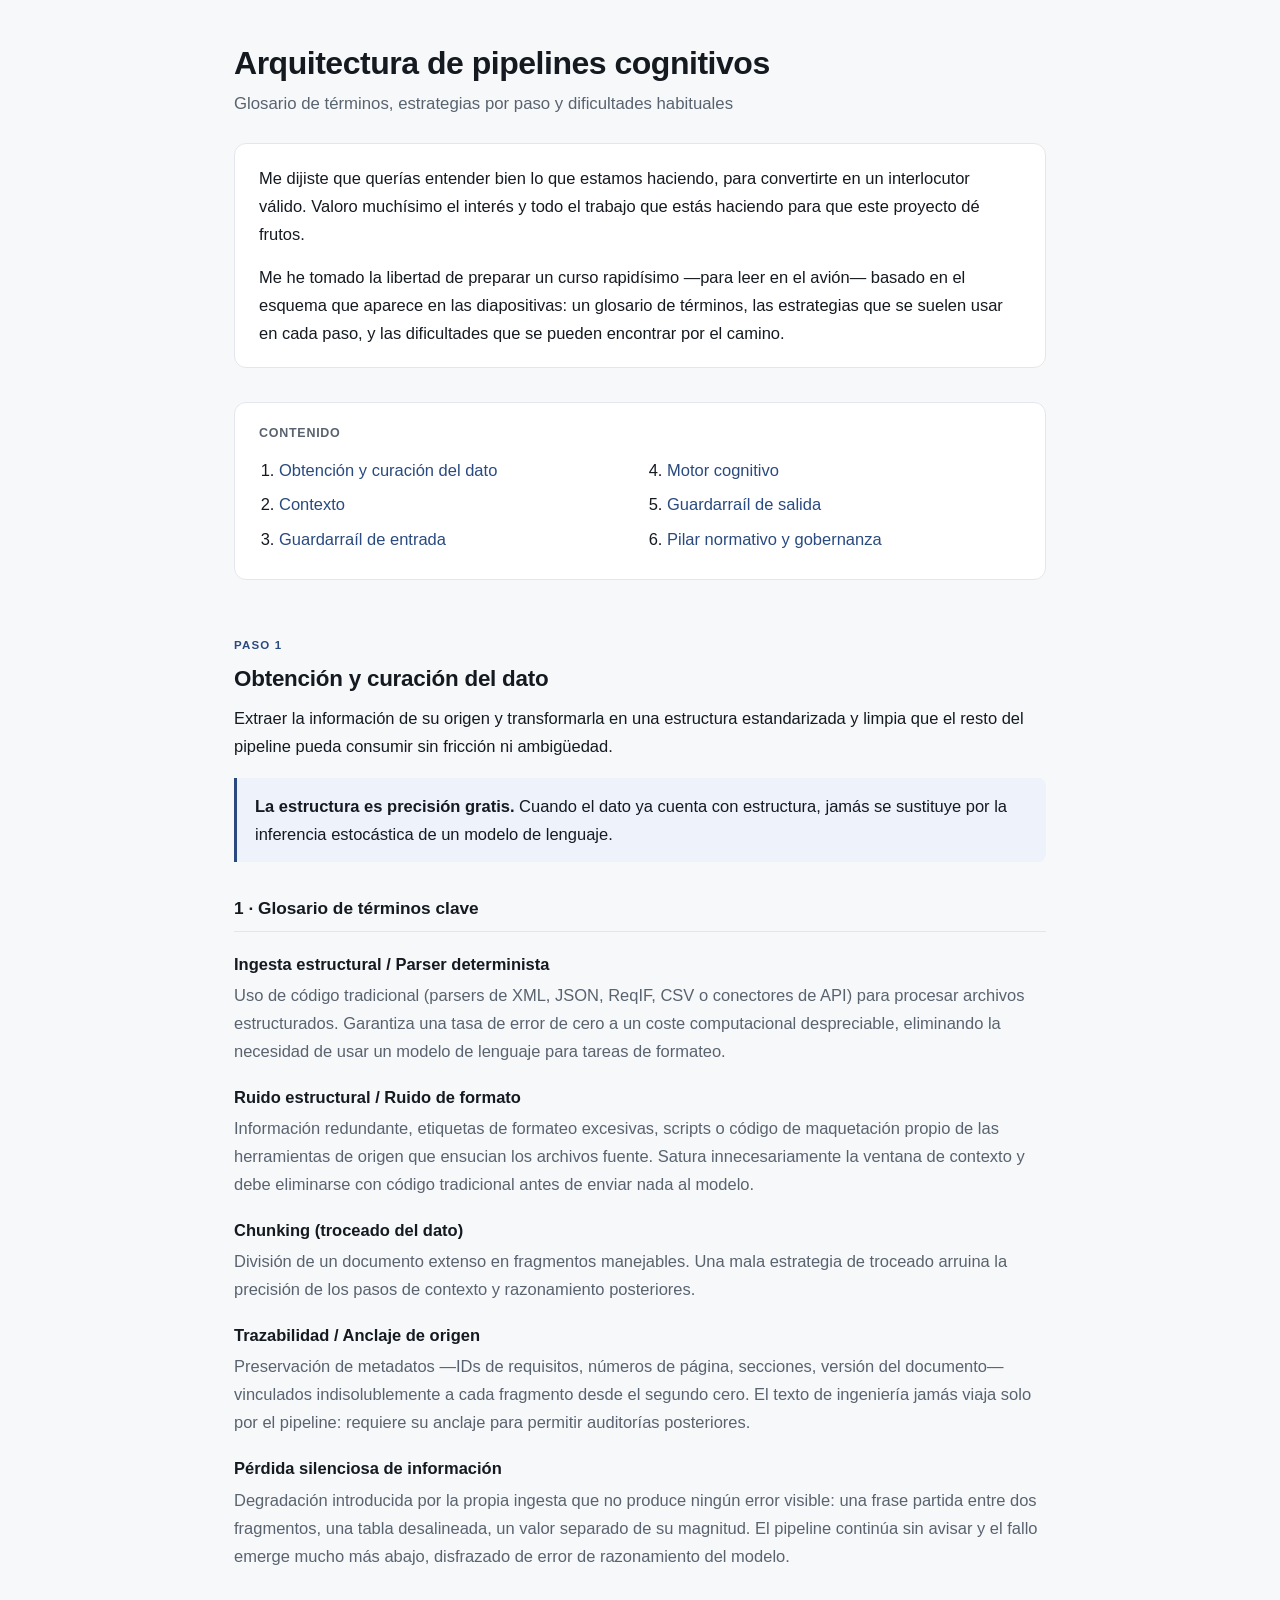
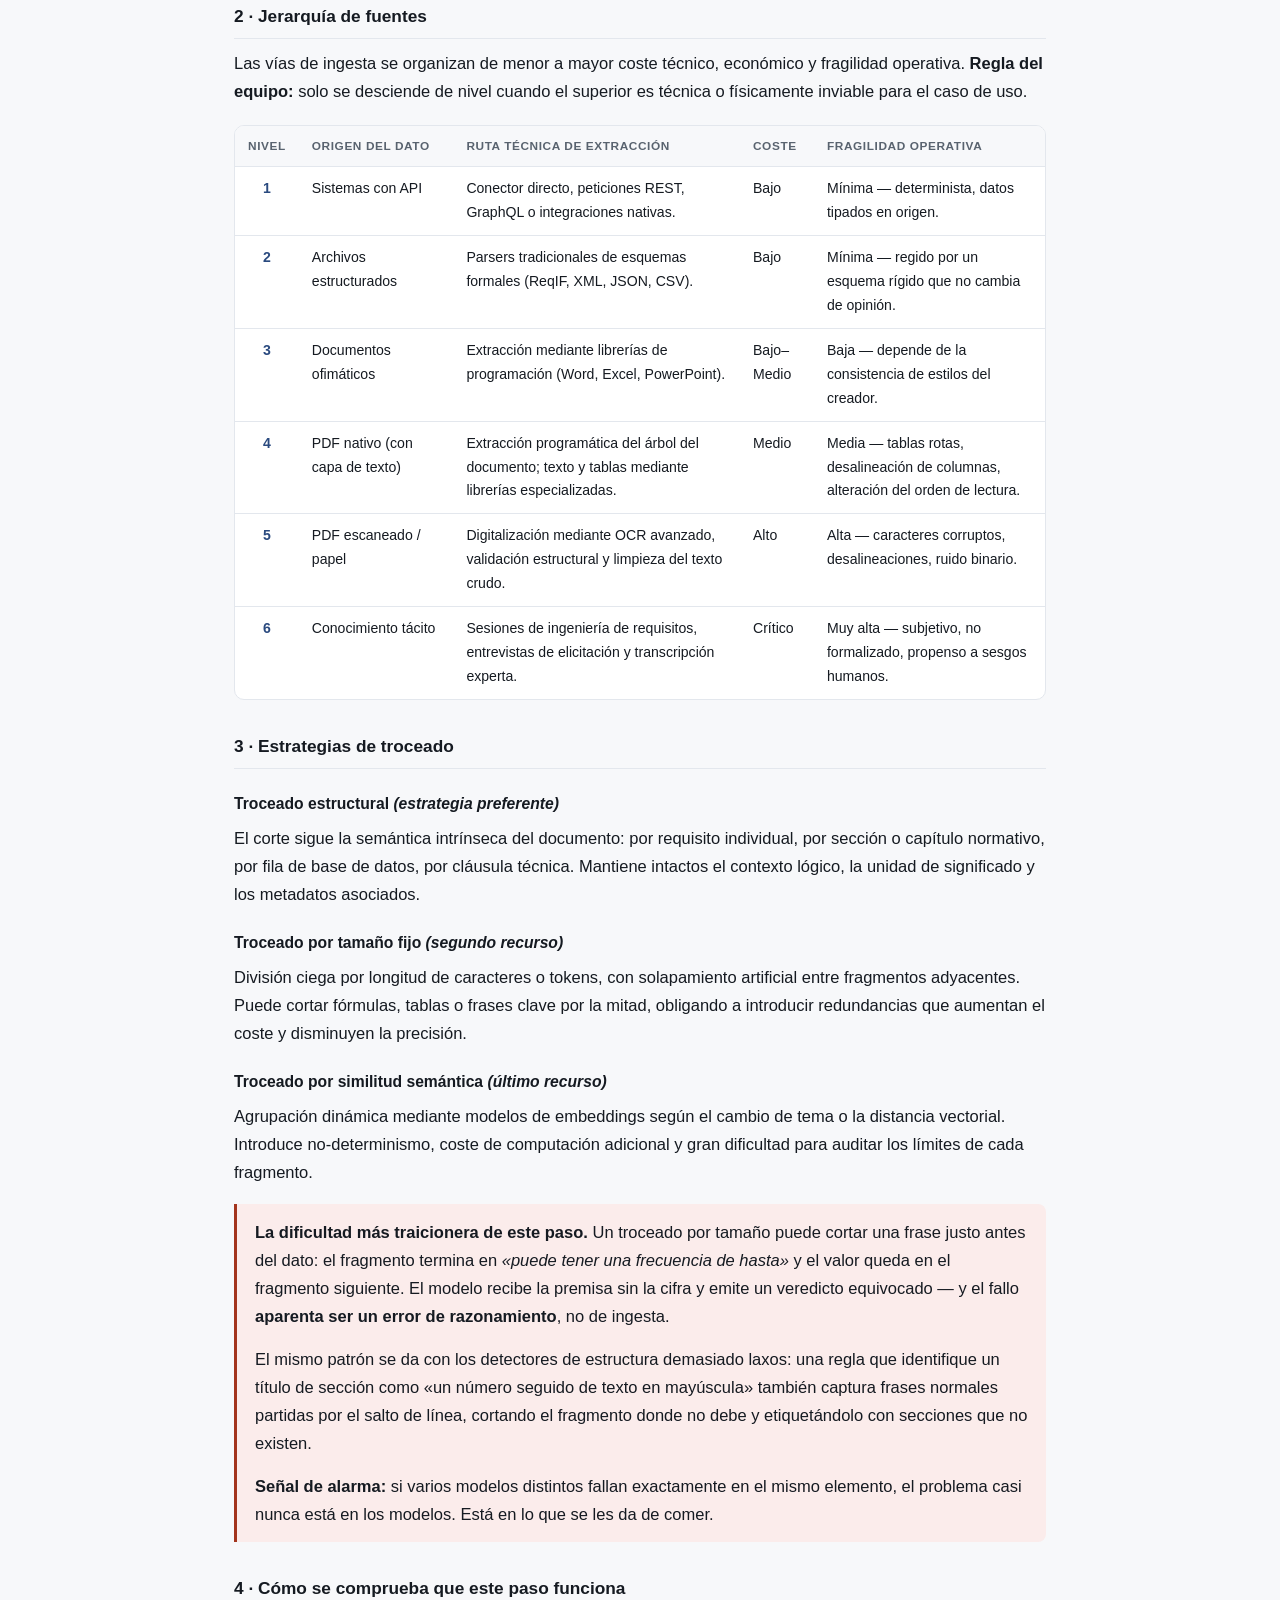
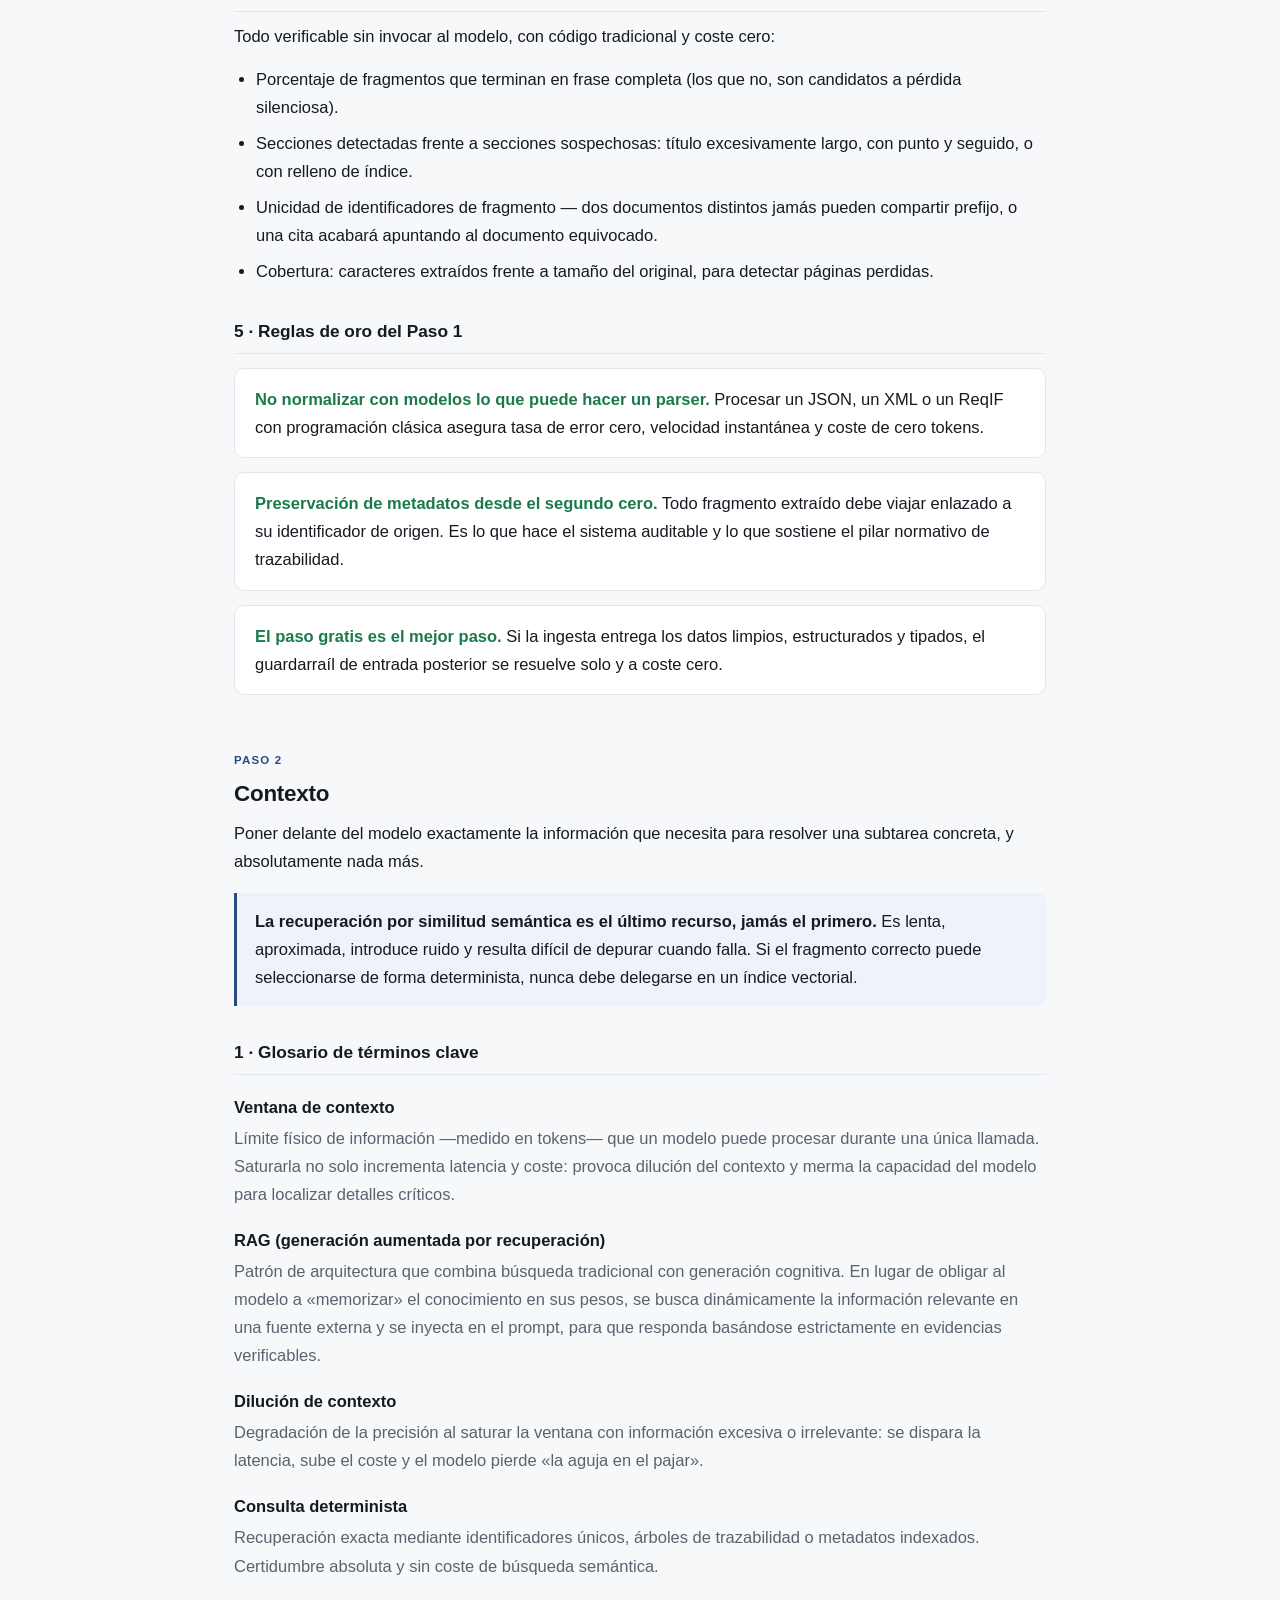
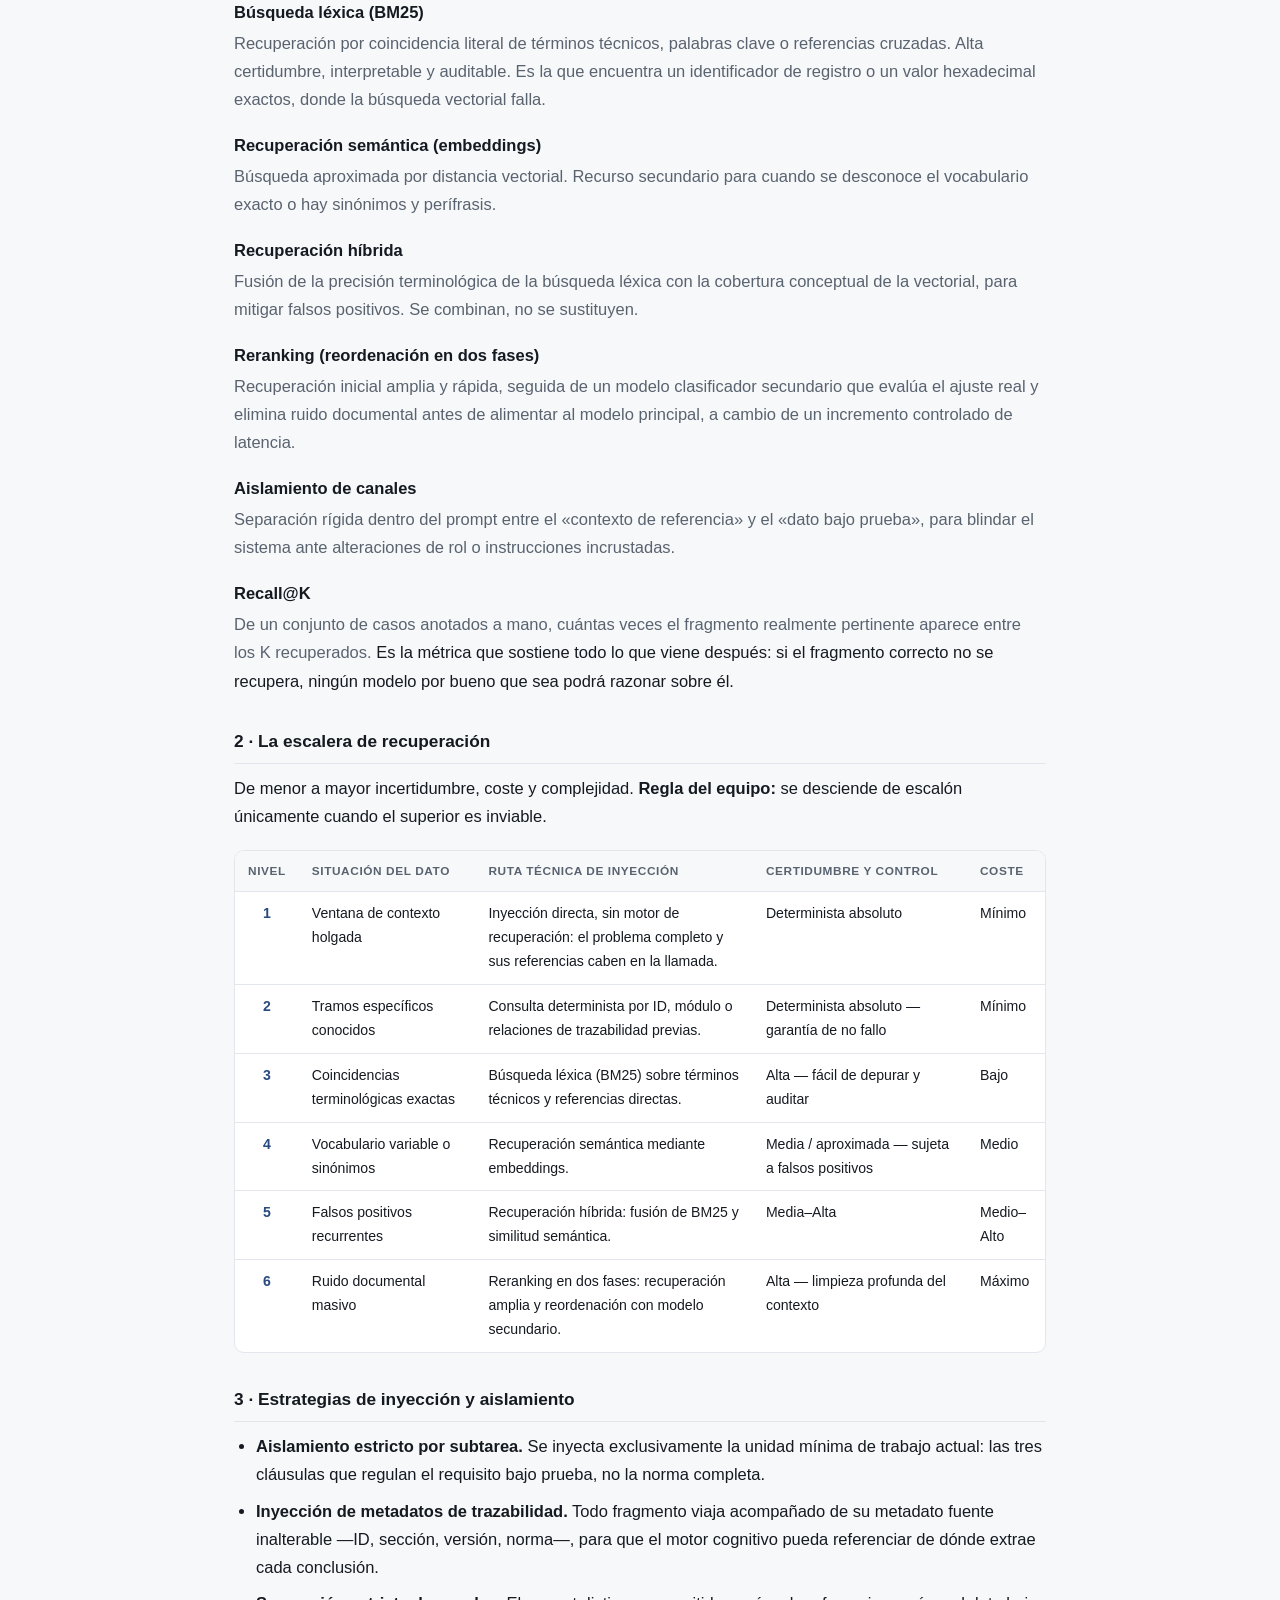
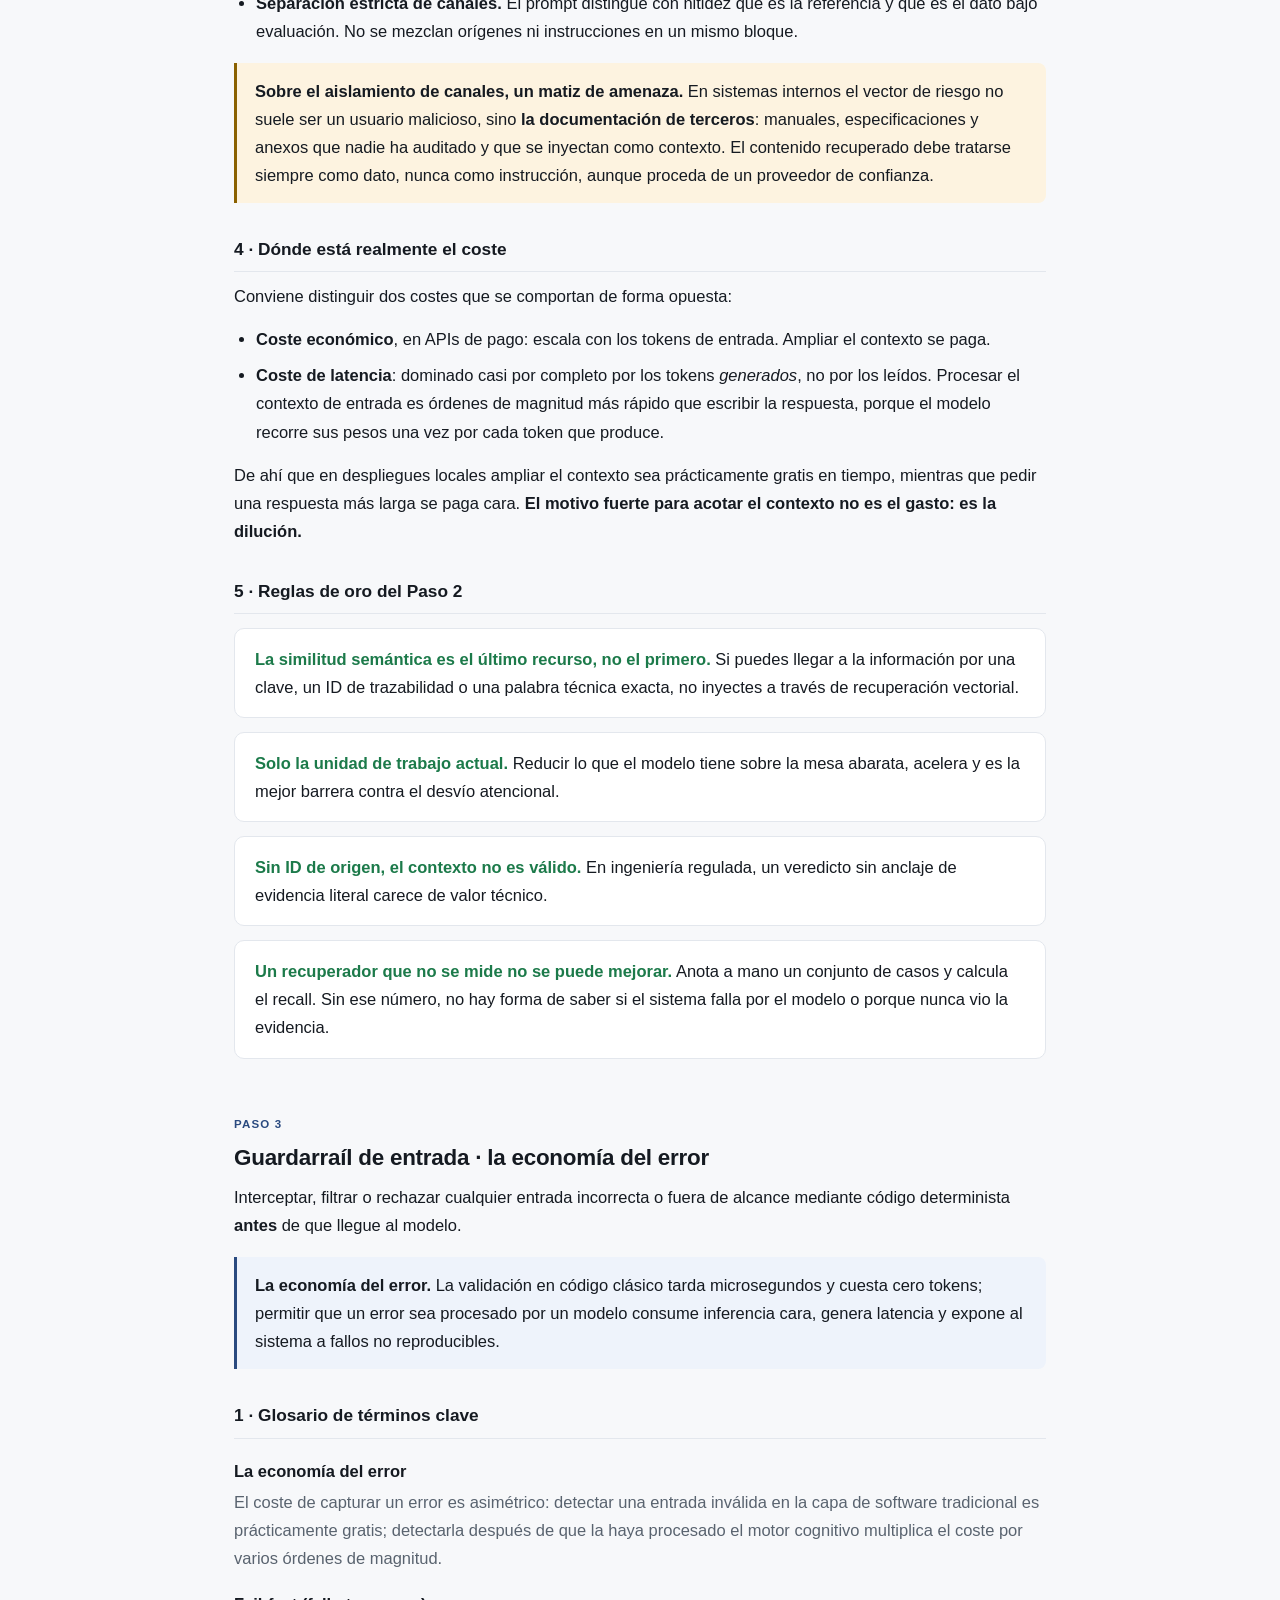
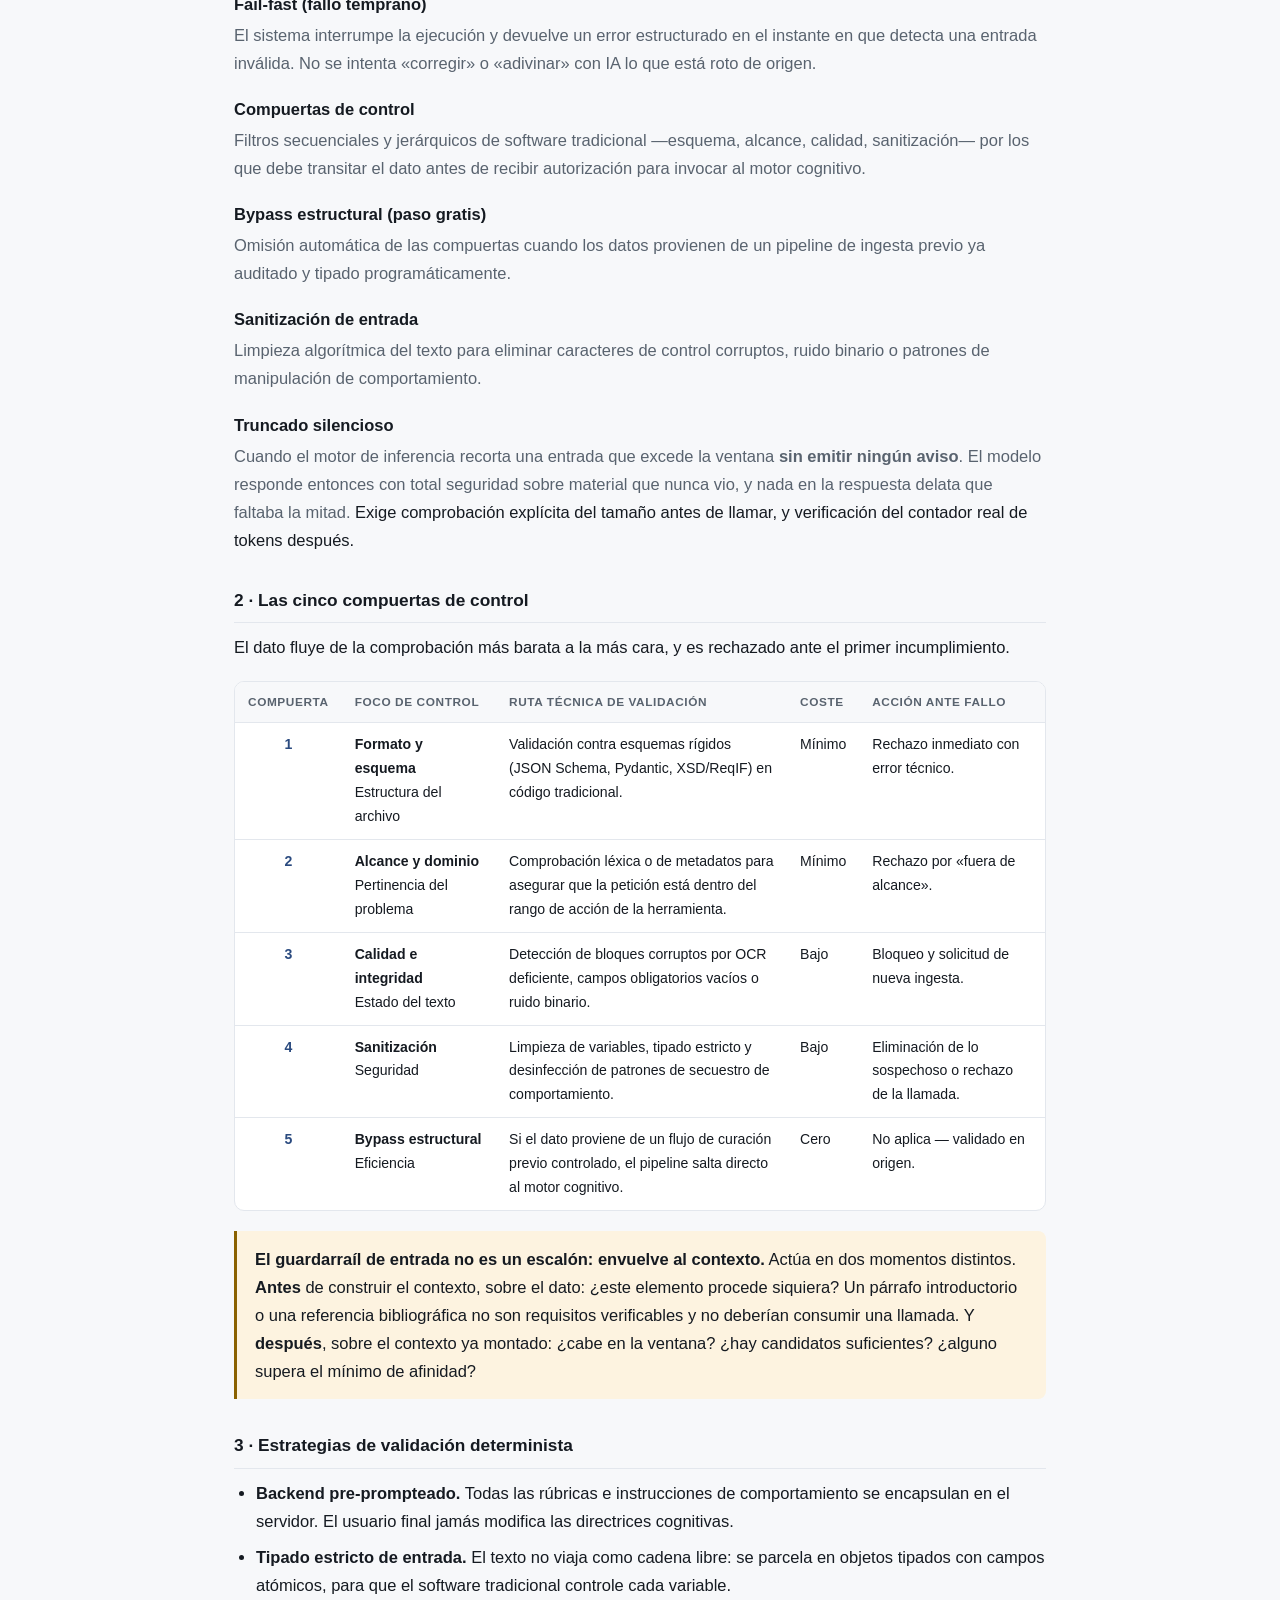
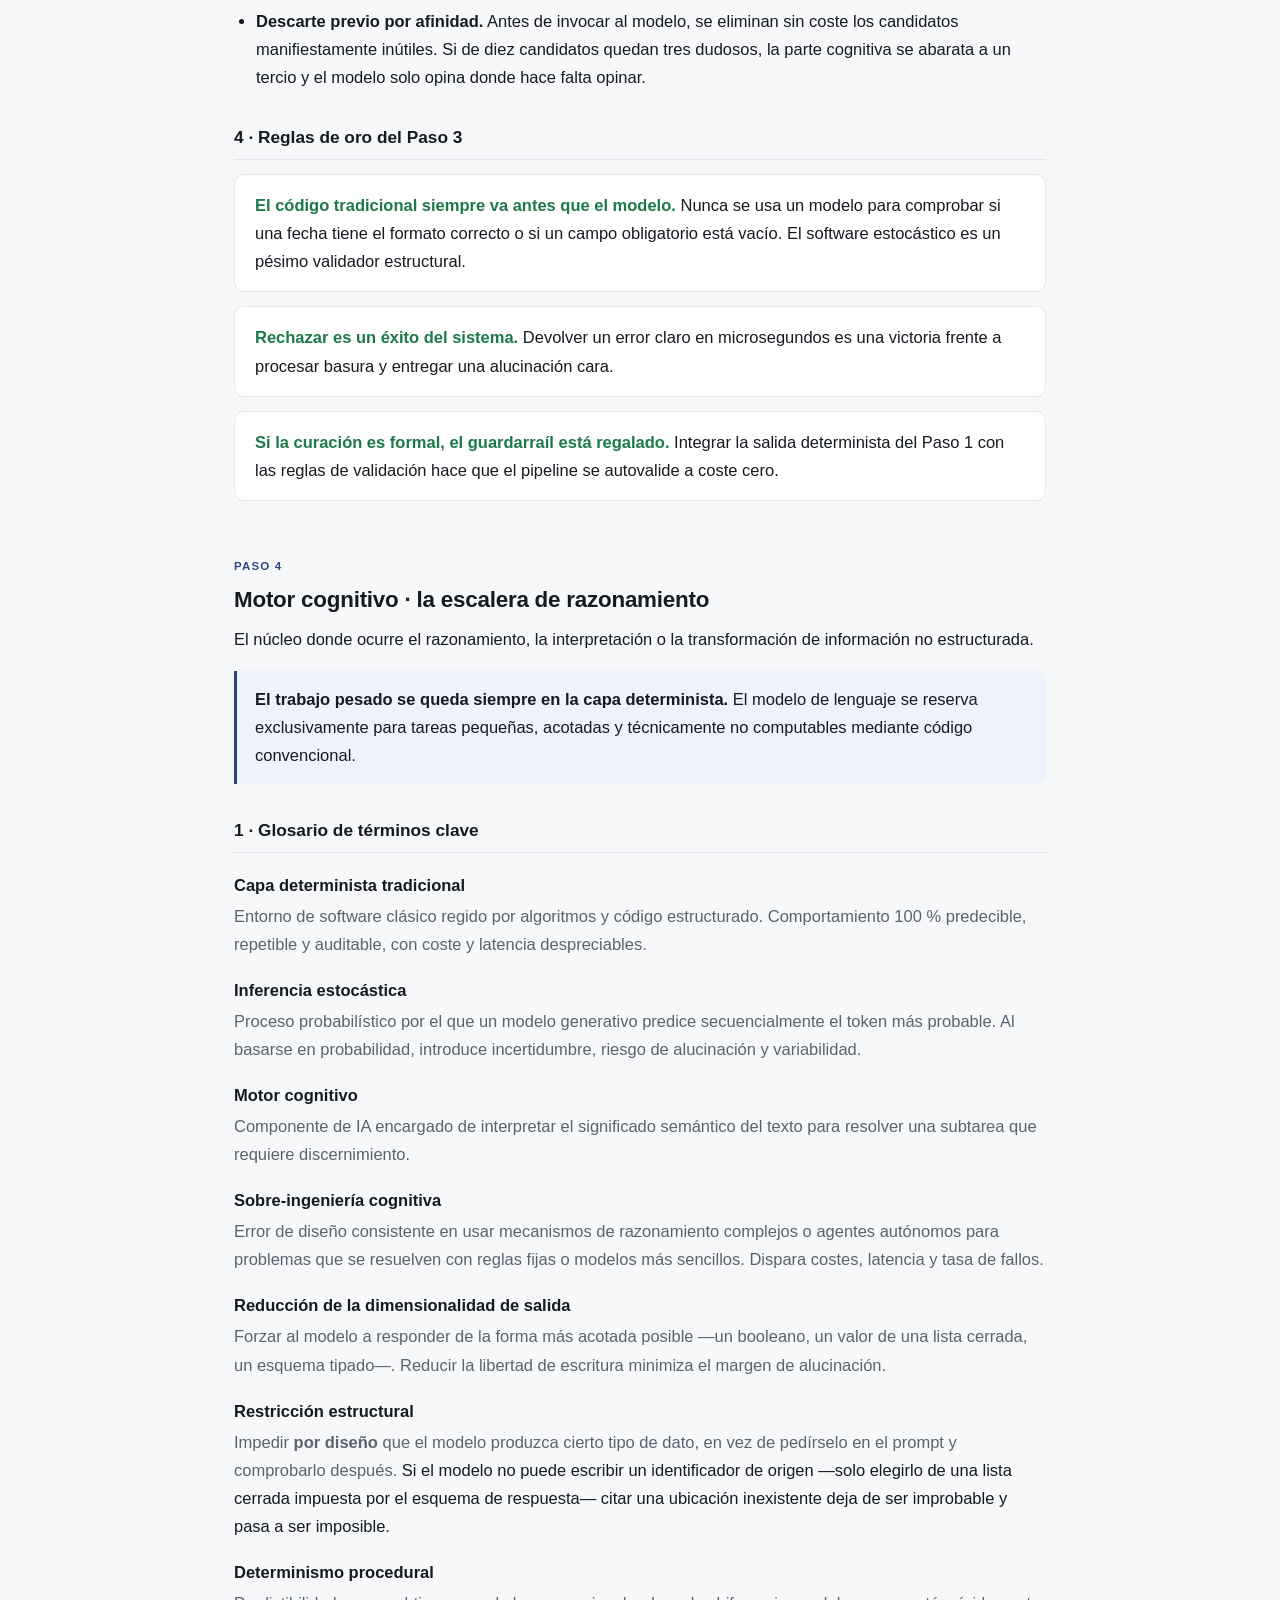
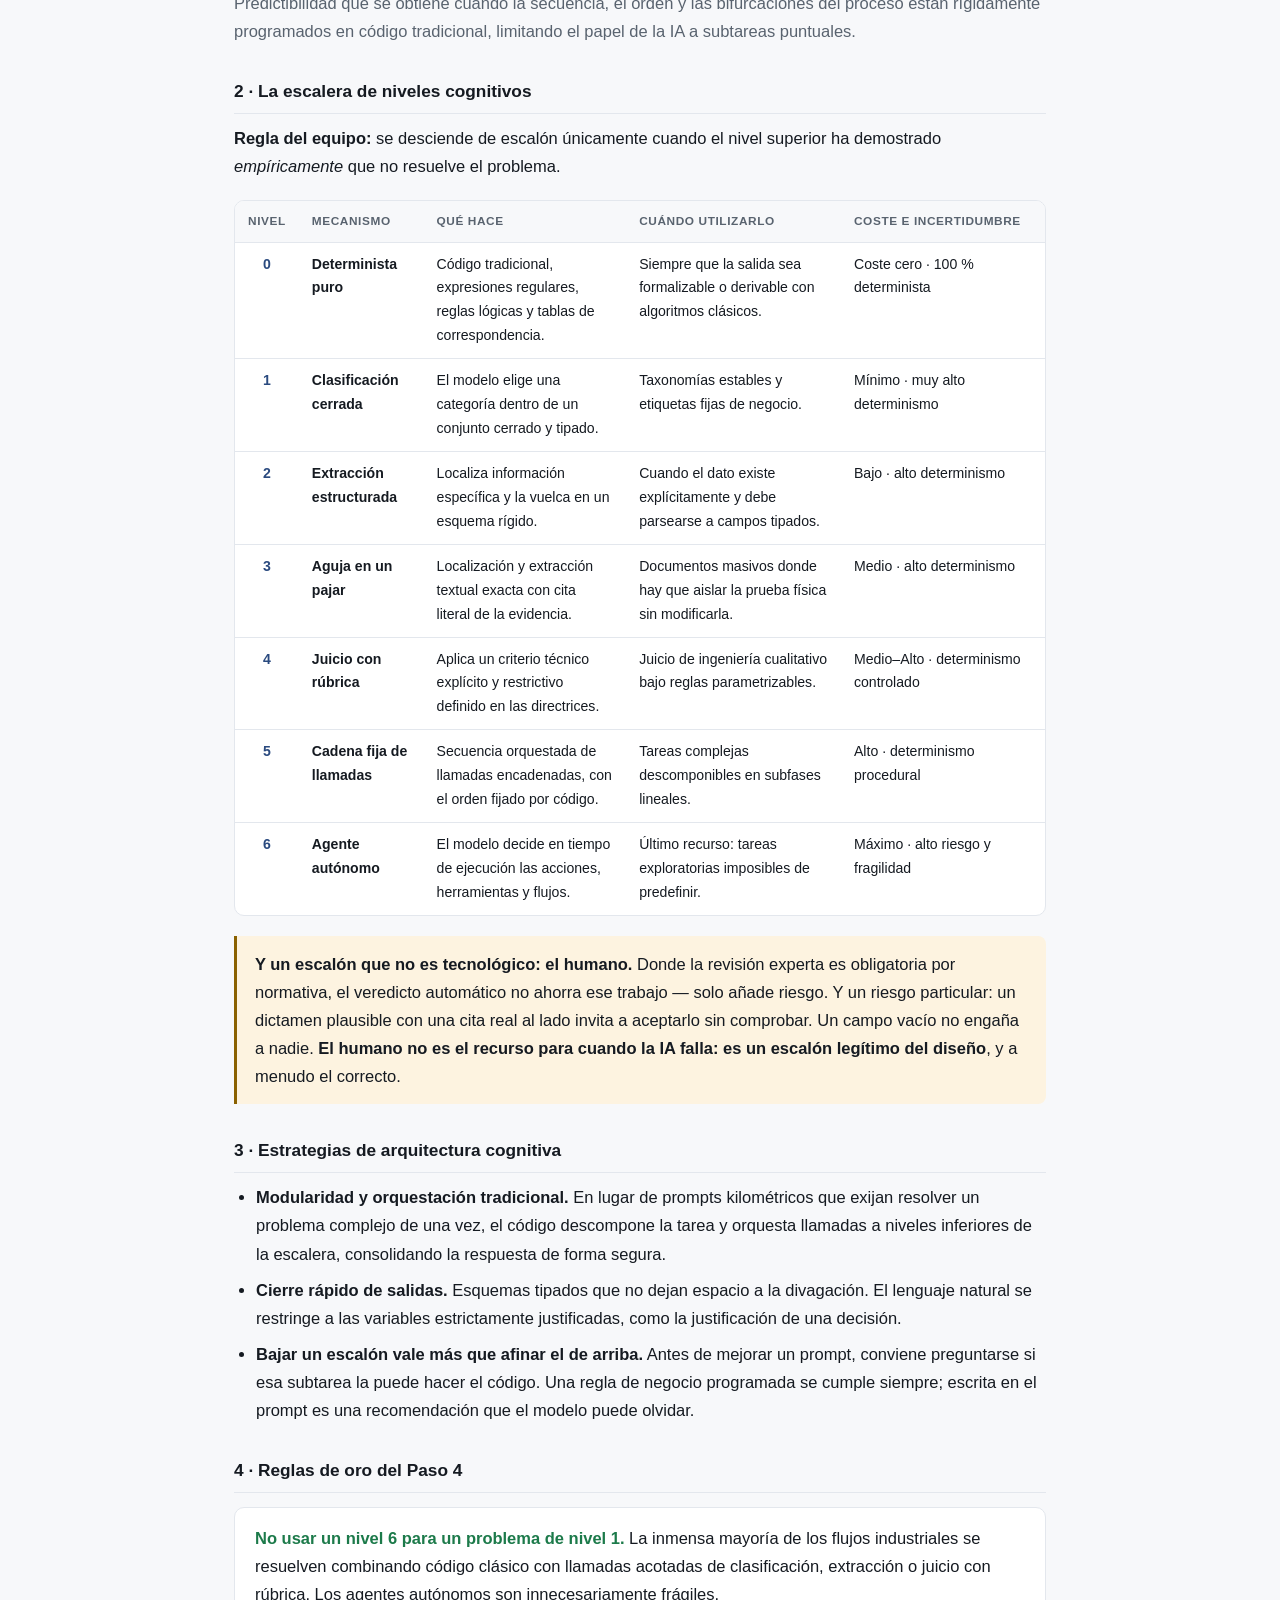
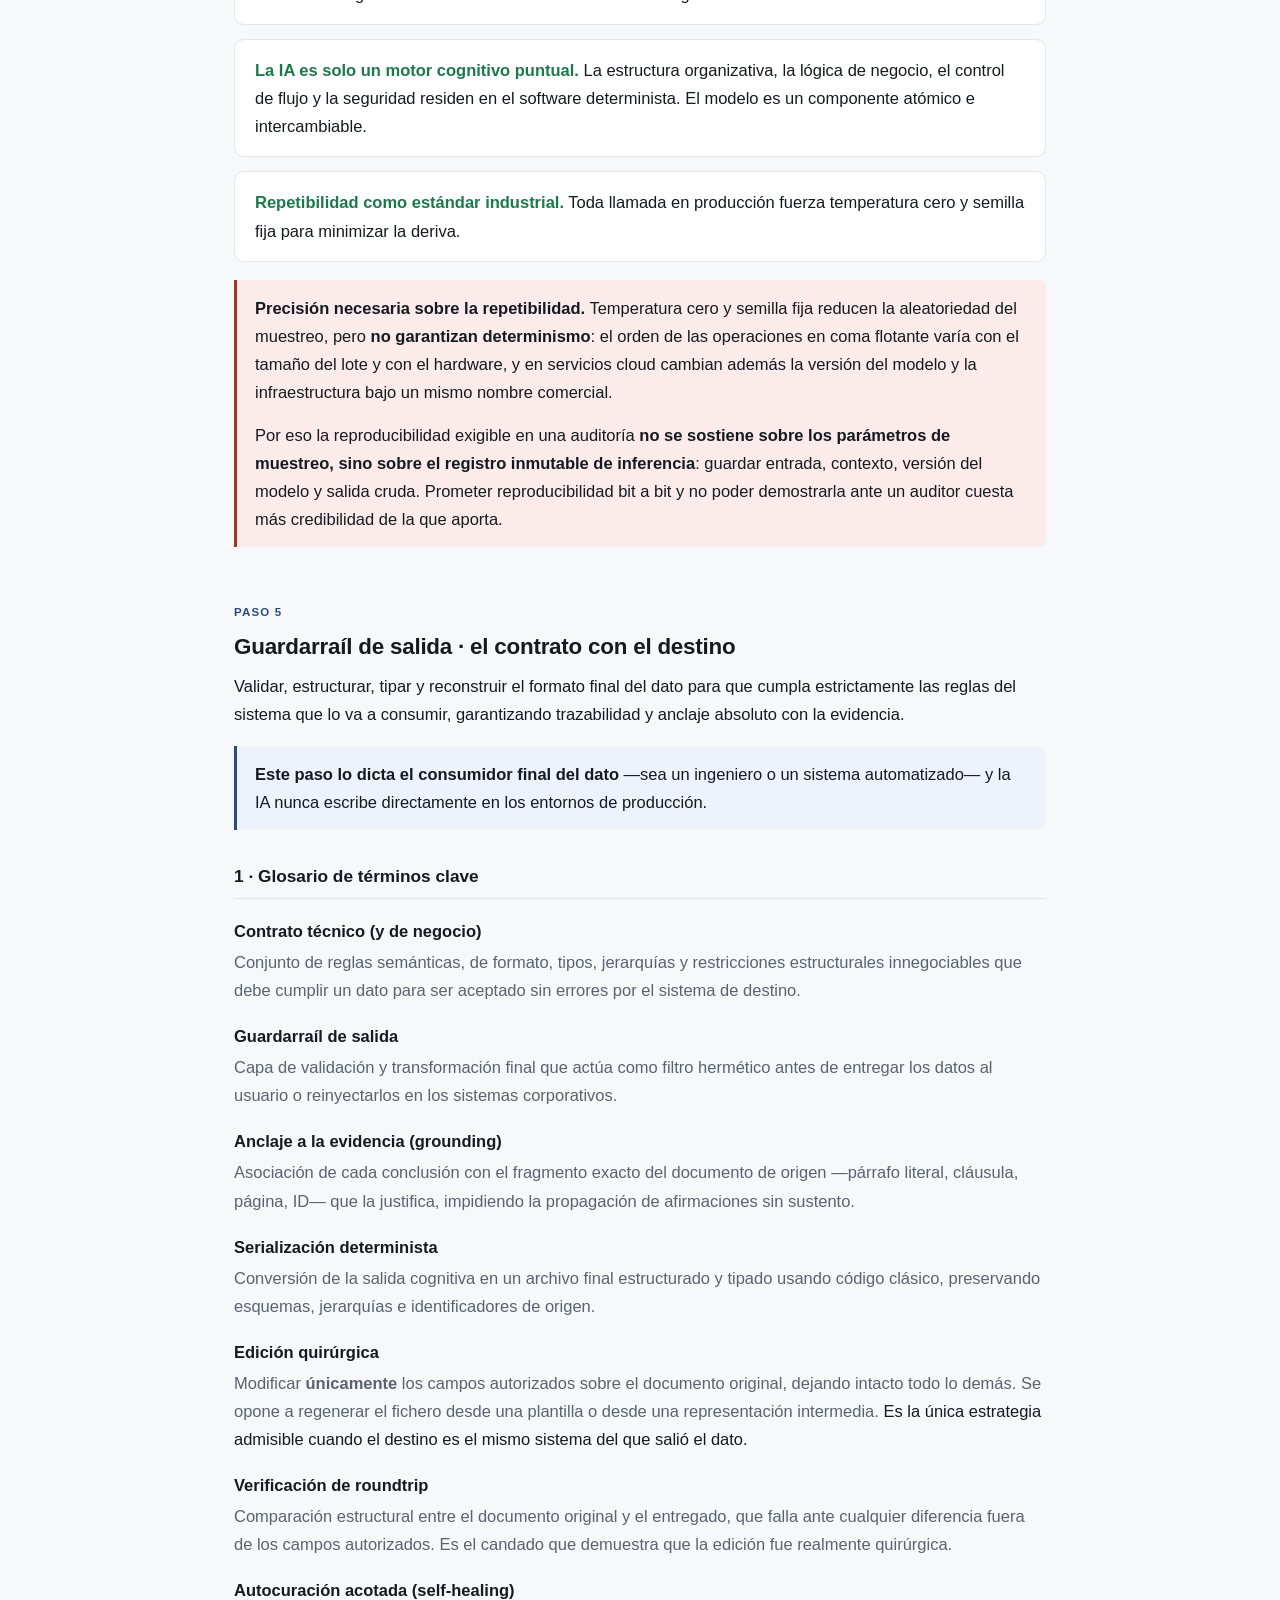
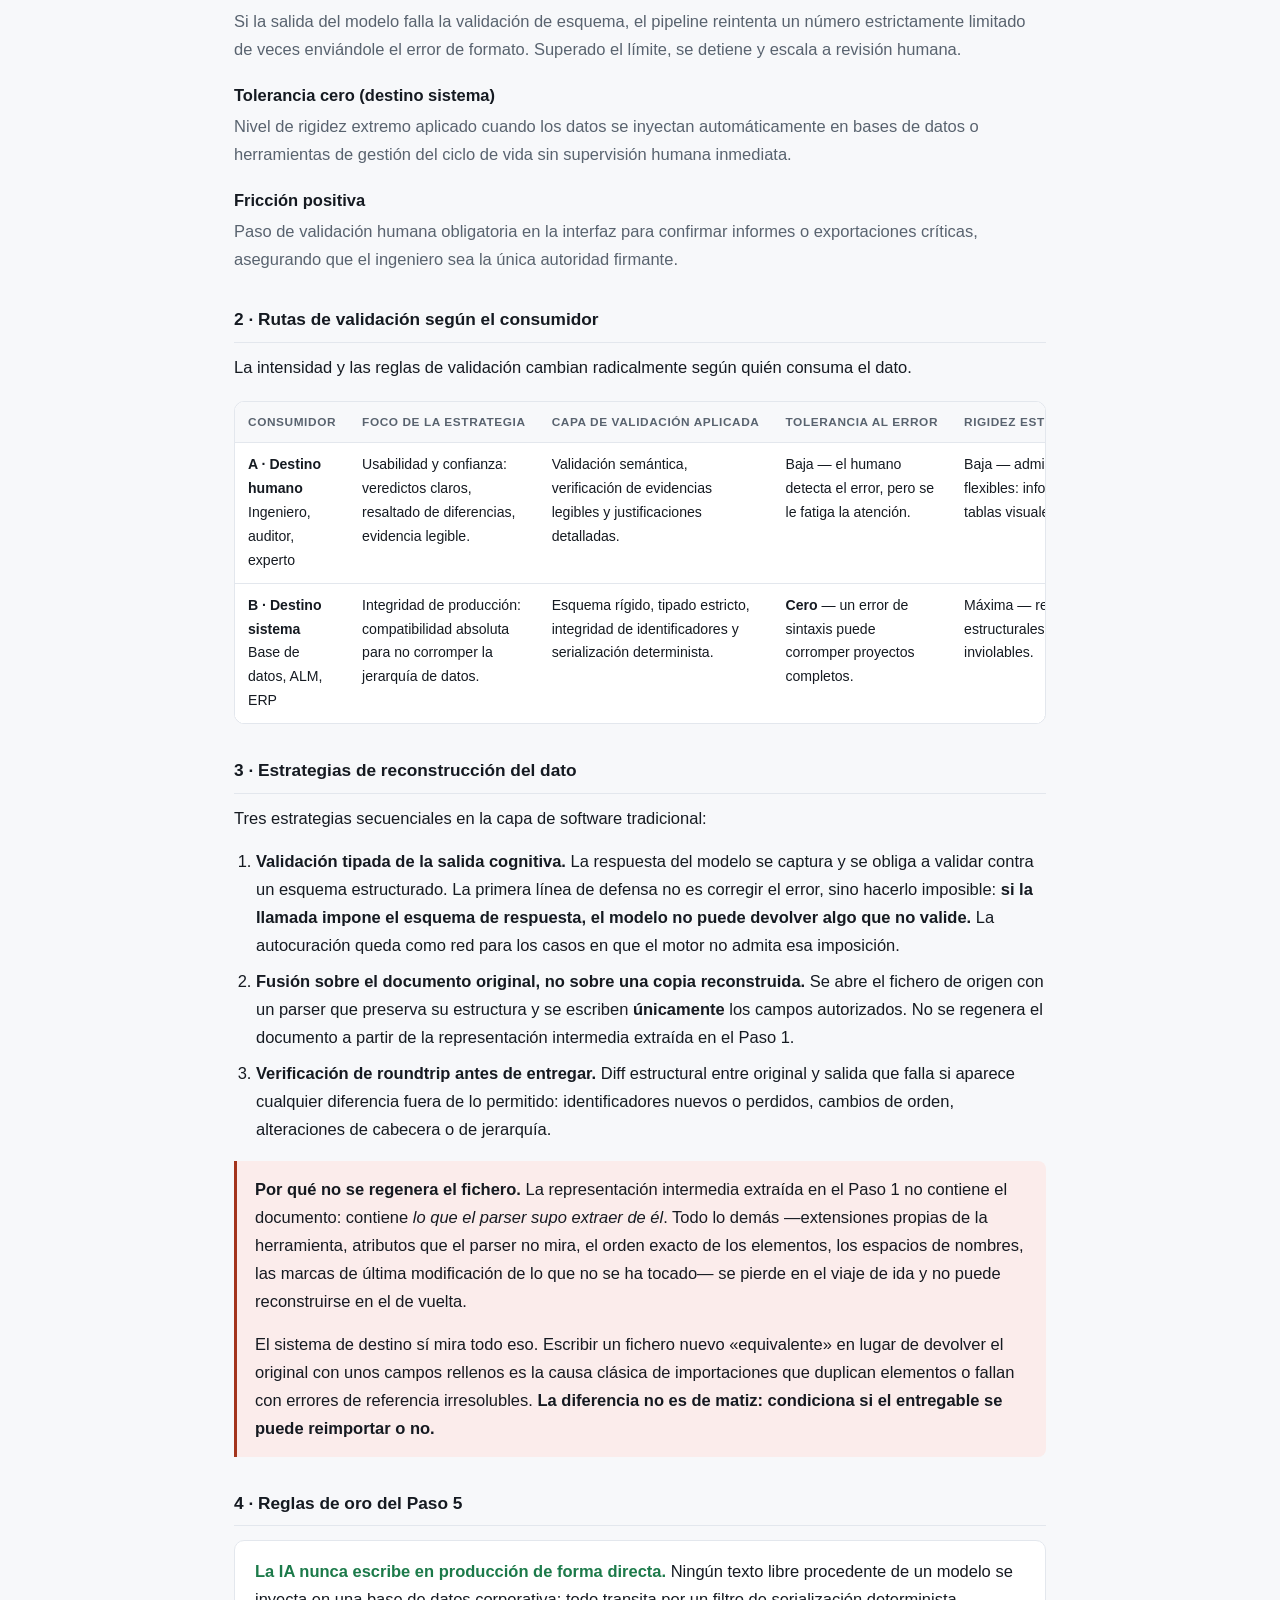
<file: docs/glosario_pipeline_ia.html>
<!doctype html>
<html lang="es">
<head>
<meta charset="utf-8">
<meta name="viewport" content="width=device-width,initial-scale=1">
<title>Arquitectura de pipelines cognitivos · glosario y estrategias</title>
<style>
:root{--bg:#f7f8fa;--panel:#fff;--tinta:#151a21;--suave:#59636f;--linea:#e3e7ed;
 --ok:#1c7a4a;--ok-bg:#e9f6ef;--al:#8a6100;--al-bg:#fdf3e0;--mal:#a3341d;--mal-bg:#fbeceb;
 --acc:#2a4a7f;--acc-bg:#eef3fb}
@media (prefers-color-scheme:dark){:root:not([data-theme="light"]){
 --bg:#0f1216;--panel:#171c22;--tinta:#e9edf2;--suave:#98a3af;--linea:#272d36;
 --ok:#5fd39b;--ok-bg:#122a20;--al:#e3ba60;--al-bg:#2a2214;--mal:#f08c76;--mal-bg:#2a1714;
 --acc:#8fb0e6;--acc-bg:#161d2b}}
:root[data-theme="dark"]{--bg:#0f1216;--panel:#171c22;--tinta:#e9edf2;--suave:#98a3af;--linea:#272d36;
 --ok:#5fd39b;--ok-bg:#122a20;--al:#e3ba60;--al-bg:#2a2214;--mal:#f08c76;--mal-bg:#2a1714;
 --acc:#8fb0e6;--acc-bg:#161d2b}
*{box-sizing:border-box}
body{margin:0;background:var(--bg);color:var(--tinta);
 font:16.5px/1.7 -apple-system,BlinkMacSystemFont,"Segoe UI",Roboto,Helvetica,Arial,sans-serif}
.wrap{max-width:860px;margin:0 auto;padding:44px 24px 100px}
h1{font-size:2rem;line-height:1.2;margin:0 0 8px;letter-spacing:-.015em}
h2{font-size:1.4rem;margin:56px 0 6px;letter-spacing:-.01em}
h2 .num{display:block;font-size:.72rem;text-transform:uppercase;letter-spacing:.1em;
 color:var(--acc);font-weight:700;margin-bottom:5px}
h3{font-size:1.08rem;margin:32px 0 10px;padding-bottom:7px;border-bottom:1px solid var(--linea)}
h4{font-size:.98rem;margin:22px 0 6px}
p{margin:0 0 15px}
ul,ol{margin:0 0 15px;padding-left:22px}
li{margin-bottom:8px}
.lede{font-size:1.05rem;color:var(--suave);margin:0 0 24px}
.carta{background:var(--panel);border:1px solid var(--linea);border-radius:12px;padding:20px 24px;margin:24px 0 34px}
.carta p:last-child{margin-bottom:0}
.premisa{border-left:3px solid var(--acc);background:var(--acc-bg);padding:14px 18px;
 border-radius:0 8px 8px 0;margin:18px 0}
.premisa p:last-child{margin-bottom:0}
.aviso{border-left:3px solid var(--mal);background:var(--mal-bg);padding:14px 18px;
 border-radius:0 8px 8px 0;margin:18px 0}
.aviso p:last-child{margin-bottom:0}
.nota{border-left:3px solid var(--al);background:var(--al-bg);padding:14px 18px;
 border-radius:0 8px 8px 0;margin:18px 0}
.nota p:last-child{margin-bottom:0}
nav{background:var(--panel);border:1px solid var(--linea);border-radius:12px;padding:20px 24px;margin:26px 0 40px}
nav b{display:block;font-size:.78rem;text-transform:uppercase;letter-spacing:.06em;color:var(--suave);margin-bottom:12px}
nav ol{margin:0;padding-left:20px;columns:2;column-gap:34px}
nav li{margin-bottom:6px;break-inside:avoid}
nav a{color:var(--acc);text-decoration:none}
nav a:hover{text-decoration:underline}
.tablewrap{overflow-x:auto;border:1px solid var(--linea);border-radius:10px;background:var(--panel);margin:20px 0}
table{width:100%;border-collapse:collapse;font-size:.88rem}
th,td{padding:10px 13px;text-align:left;border-bottom:1px solid var(--linea);vertical-align:top}
th{background:var(--bg);font-size:.74rem;text-transform:uppercase;letter-spacing:.05em;color:var(--suave);white-space:nowrap}
tr:last-child td{border-bottom:none}
td.lvl{font-weight:700;color:var(--acc);text-align:center;width:52px}
dl{margin:0 0 18px}
dt{font-weight:700;margin-top:18px}
dd{margin:3px 0 0;color:var(--suave)}
dd em{color:var(--tinta);font-style:normal}
.oro{background:var(--panel);border:1px solid var(--linea);border-radius:10px;padding:16px 20px;margin:14px 0}
.oro b{color:var(--ok)}
.oro p{margin:0}
code{font-family:ui-monospace,SFMono-Regular,Consolas,monospace;font-size:.87em;
 background:var(--acc-bg);color:var(--acc);padding:1px 6px;border-radius:4px}
footer{margin-top:64px;padding-top:18px;border-top:1px solid var(--linea);color:var(--suave);font-size:.86rem}
</style>
</head>
<body>
<div class="wrap">

<h1>Arquitectura de pipelines cognitivos</h1>
<p class="lede">Glosario de términos, estrategias por paso y dificultades habituales</p>

<div class="carta">
<p>Me dijiste que querías entender bien lo que estamos haciendo, para convertirte en un
interlocutor válido. Valoro muchísimo el interés y todo el trabajo que estás haciendo para que
este proyecto dé frutos.</p>
<p>Me he tomado la libertad de preparar un curso rapidísimo —para leer en el avión— basado en el
esquema que aparece en las diapositivas: un glosario de términos, las estrategias que se suelen
usar en cada paso, y las dificultades que se pueden encontrar por el camino.</p>
</div>

<nav>
<b>Contenido</b>
<ol>
<li><a href="#p1">Obtención y curación del dato</a></li>
<li><a href="#p2">Contexto</a></li>
<li><a href="#p3">Guardarraíl de entrada</a></li>
<li><a href="#p4">Motor cognitivo</a></li>
<li><a href="#p5">Guardarraíl de salida</a></li>
<li><a href="#gob">Pilar normativo y gobernanza</a></li>
</ol>
</nav>

<!-- ══════════════ PASO 1 ══════════════ -->
<h2 id="p1"><span class="num">Paso 1</span>Obtención y curación del dato</h2>
<p>Extraer la información de su origen y transformarla en una estructura estandarizada y limpia
que el resto del pipeline pueda consumir sin fricción ni ambigüedad.</p>
<div class="premisa">
<p><b>La estructura es precisión gratis.</b> Cuando el dato ya cuenta con estructura, jamás se
sustituye por la inferencia estocástica de un modelo de lenguaje.</p>
</div>

<h3>1 · Glosario de términos clave</h3>
<dl>
<dt>Ingesta estructural / Parser determinista</dt>
<dd>Uso de código tradicional (parsers de XML, JSON, ReqIF, CSV o conectores de API) para
procesar archivos estructurados. Garantiza una tasa de error de cero a un coste computacional
despreciable, eliminando la necesidad de usar un modelo de lenguaje para tareas de formateo.</dd>

<dt>Ruido estructural / Ruido de formato</dt>
<dd>Información redundante, etiquetas de formateo excesivas, scripts o código de maquetación
propio de las herramientas de origen que ensucian los archivos fuente. Satura innecesariamente
la ventana de contexto y debe eliminarse con código tradicional antes de enviar nada al modelo.</dd>

<dt>Chunking (troceado del dato)</dt>
<dd>División de un documento extenso en fragmentos manejables. Una mala estrategia de troceado
arruina la precisión de los pasos de contexto y razonamiento posteriores.</dd>

<dt>Trazabilidad / Anclaje de origen</dt>
<dd>Preservación de metadatos —IDs de requisitos, números de página, secciones, versión del
documento— vinculados indisolublemente a cada fragmento desde el segundo cero. El texto de
ingeniería jamás viaja solo por el pipeline: requiere su anclaje para permitir auditorías
posteriores.</dd>

<dt>Pérdida silenciosa de información</dt>
<dd>Degradación introducida por la propia ingesta que no produce ningún error visible: una frase
partida entre dos fragmentos, una tabla desalineada, un valor separado de su magnitud. El
pipeline continúa sin avisar y el fallo emerge mucho más abajo, disfrazado de error de
razonamiento del modelo.</dd>
</dl>

<h3>2 · Jerarquía de fuentes</h3>
<p>Las vías de ingesta se organizan de menor a mayor coste técnico, económico y fragilidad
operativa. <b>Regla del equipo:</b> solo se desciende de nivel cuando el superior es técnica o
físicamente inviable para el caso de uso.</p>
<div class="tablewrap"><table>
<tr><th>Nivel</th><th>Origen del dato</th><th>Ruta técnica de extracción</th><th>Coste</th><th>Fragilidad operativa</th></tr>
<tr><td class="lvl">1</td><td>Sistemas con API</td><td>Conector directo, peticiones REST, GraphQL o integraciones nativas.</td><td>Bajo</td><td>Mínima — determinista, datos tipados en origen.</td></tr>
<tr><td class="lvl">2</td><td>Archivos estructurados</td><td>Parsers tradicionales de esquemas formales (ReqIF, XML, JSON, CSV).</td><td>Bajo</td><td>Mínima — regido por un esquema rígido que no cambia de opinión.</td></tr>
<tr><td class="lvl">3</td><td>Documentos ofimáticos</td><td>Extracción mediante librerías de programación (Word, Excel, PowerPoint).</td><td>Bajo–Medio</td><td>Baja — depende de la consistencia de estilos del creador.</td></tr>
<tr><td class="lvl">4</td><td>PDF nativo (con capa de texto)</td><td>Extracción programática del árbol del documento; texto y tablas mediante librerías especializadas.</td><td>Medio</td><td>Media — tablas rotas, desalineación de columnas, alteración del orden de lectura.</td></tr>
<tr><td class="lvl">5</td><td>PDF escaneado / papel</td><td>Digitalización mediante OCR avanzado, validación estructural y limpieza del texto crudo.</td><td>Alto</td><td>Alta — caracteres corruptos, desalineaciones, ruido binario.</td></tr>
<tr><td class="lvl">6</td><td>Conocimiento tácito</td><td>Sesiones de ingeniería de requisitos, entrevistas de elicitación y transcripción experta.</td><td>Crítico</td><td>Muy alta — subjetivo, no formalizado, propenso a sesgos humanos.</td></tr>
</table></div>

<h3>3 · Estrategias de troceado</h3>
<h4>Troceado estructural <em>(estrategia preferente)</em></h4>
<p>El corte sigue la semántica intrínseca del documento: por requisito individual, por sección o
capítulo normativo, por fila de base de datos, por cláusula técnica. Mantiene intactos el
contexto lógico, la unidad de significado y los metadatos asociados.</p>

<h4>Troceado por tamaño fijo <em>(segundo recurso)</em></h4>
<p>División ciega por longitud de caracteres o tokens, con solapamiento artificial entre
fragmentos adyacentes. Puede cortar fórmulas, tablas o frases clave por la mitad, obligando a
introducir redundancias que aumentan el coste y disminuyen la precisión.</p>

<h4>Troceado por similitud semántica <em>(último recurso)</em></h4>
<p>Agrupación dinámica mediante modelos de embeddings según el cambio de tema o la distancia
vectorial. Introduce no-determinismo, coste de computación adicional y gran dificultad para
auditar los límites de cada fragmento.</p>

<div class="aviso">
<p><b>La dificultad más traicionera de este paso.</b> Un troceado por tamaño puede cortar una
frase justo antes del dato: el fragmento termina en <em>«puede tener una frecuencia de hasta»</em>
y el valor queda en el fragmento siguiente. El modelo recibe la premisa sin la cifra y emite un
veredicto equivocado — y el fallo <b>aparenta ser un error de razonamiento</b>, no de ingesta.</p>
<p>El mismo patrón se da con los detectores de estructura demasiado laxos: una regla que
identifique un título de sección como «un número seguido de texto en mayúscula» también captura
frases normales partidas por el salto de línea, cortando el fragmento donde no debe y
etiquetándolo con secciones que no existen.</p>
<p><b>Señal de alarma:</b> si varios modelos distintos fallan exactamente en el mismo elemento,
el problema casi nunca está en los modelos. Está en lo que se les da de comer.</p>
</div>

<h3>4 · Cómo se comprueba que este paso funciona</h3>
<p>Todo verificable sin invocar al modelo, con código tradicional y coste cero:</p>
<ul>
<li>Porcentaje de fragmentos que terminan en frase completa (los que no, son candidatos a
pérdida silenciosa).</li>
<li>Secciones detectadas frente a secciones sospechosas: título excesivamente largo, con punto y
seguido, o con relleno de índice.</li>
<li>Unicidad de identificadores de fragmento — dos documentos distintos jamás pueden compartir
prefijo, o una cita acabará apuntando al documento equivocado.</li>
<li>Cobertura: caracteres extraídos frente a tamaño del original, para detectar páginas perdidas.</li>
</ul>

<h3>5 · Reglas de oro del Paso 1</h3>
<div class="oro"><p><b>No normalizar con modelos lo que puede hacer un parser.</b> Procesar un JSON,
un XML o un ReqIF con programación clásica asegura tasa de error cero, velocidad instantánea y
coste de cero tokens.</p></div>
<div class="oro"><p><b>Preservación de metadatos desde el segundo cero.</b> Todo fragmento
extraído debe viajar enlazado a su identificador de origen. Es lo que hace el sistema auditable
y lo que sostiene el pilar normativo de trazabilidad.</p></div>
<div class="oro"><p><b>El paso gratis es el mejor paso.</b> Si la ingesta entrega los datos
limpios, estructurados y tipados, el guardarraíl de entrada posterior se resuelve solo y a coste
cero.</p></div>

<!-- ══════════════ PASO 2 ══════════════ -->
<h2 id="p2"><span class="num">Paso 2</span>Contexto</h2>
<p>Poner delante del modelo exactamente la información que necesita para resolver una subtarea
concreta, y absolutamente nada más.</p>
<div class="premisa">
<p><b>La recuperación por similitud semántica es el último recurso, jamás el primero.</b> Es
lenta, aproximada, introduce ruido y resulta difícil de depurar cuando falla. Si el fragmento
correcto puede seleccionarse de forma determinista, nunca debe delegarse en un índice vectorial.</p>
</div>

<h3>1 · Glosario de términos clave</h3>
<dl>
<dt>Ventana de contexto</dt>
<dd>Límite físico de información —medido en tokens— que un modelo puede procesar durante una
única llamada. Saturarla no solo incrementa latencia y coste: provoca dilución del contexto y
merma la capacidad del modelo para localizar detalles críticos.</dd>

<dt>RAG (generación aumentada por recuperación)</dt>
<dd>Patrón de arquitectura que combina búsqueda tradicional con generación cognitiva. En lugar
de obligar al modelo a «memorizar» el conocimiento en sus pesos, se busca dinámicamente la
información relevante en una fuente externa y se inyecta en el prompt, para que responda
basándose estrictamente en evidencias verificables.</dd>

<dt>Dilución de contexto</dt>
<dd>Degradación de la precisión al saturar la ventana con información excesiva o irrelevante:
se dispara la latencia, sube el coste y el modelo pierde «la aguja en el pajar».</dd>

<dt>Consulta determinista</dt>
<dd>Recuperación exacta mediante identificadores únicos, árboles de trazabilidad o metadatos
indexados. Certidumbre absoluta y sin coste de búsqueda semántica.</dd>

<dt>Búsqueda léxica (BM25)</dt>
<dd>Recuperación por coincidencia literal de términos técnicos, palabras clave o referencias
cruzadas. Alta certidumbre, interpretable y auditable. Es la que encuentra un identificador de
registro o un valor hexadecimal exactos, donde la búsqueda vectorial falla.</dd>

<dt>Recuperación semántica (embeddings)</dt>
<dd>Búsqueda aproximada por distancia vectorial. Recurso secundario para cuando se desconoce el
vocabulario exacto o hay sinónimos y perífrasis.</dd>

<dt>Recuperación híbrida</dt>
<dd>Fusión de la precisión terminológica de la búsqueda léxica con la cobertura conceptual de la
vectorial, para mitigar falsos positivos. Se combinan, no se sustituyen.</dd>

<dt>Reranking (reordenación en dos fases)</dt>
<dd>Recuperación inicial amplia y rápida, seguida de un modelo clasificador secundario que
evalúa el ajuste real y elimina ruido documental antes de alimentar al modelo principal, a
cambio de un incremento controlado de latencia.</dd>

<dt>Aislamiento de canales</dt>
<dd>Separación rígida dentro del prompt entre el «contexto de referencia» y el «dato bajo
prueba», para blindar el sistema ante alteraciones de rol o instrucciones incrustadas.</dd>

<dt>Recall@K</dt>
<dd>De un conjunto de casos anotados a mano, cuántas veces el fragmento realmente pertinente
aparece entre los K recuperados. <em>Es la métrica que sostiene todo lo que viene después: si el
fragmento correcto no se recupera, ningún modelo por bueno que sea podrá razonar sobre él.</em></dd>
</dl>

<h3>2 · La escalera de recuperación</h3>
<p>De menor a mayor incertidumbre, coste y complejidad. <b>Regla del equipo:</b> se desciende de
escalón únicamente cuando el superior es inviable.</p>
<div class="tablewrap"><table>
<tr><th>Nivel</th><th>Situación del dato</th><th>Ruta técnica de inyección</th><th>Certidumbre y control</th><th>Coste</th></tr>
<tr><td class="lvl">1</td><td>Ventana de contexto holgada</td><td>Inyección directa, sin motor de recuperación: el problema completo y sus referencias caben en la llamada.</td><td>Determinista absoluto</td><td>Mínimo</td></tr>
<tr><td class="lvl">2</td><td>Tramos específicos conocidos</td><td>Consulta determinista por ID, módulo o relaciones de trazabilidad previas.</td><td>Determinista absoluto — garantía de no fallo</td><td>Mínimo</td></tr>
<tr><td class="lvl">3</td><td>Coincidencias terminológicas exactas</td><td>Búsqueda léxica (BM25) sobre términos técnicos y referencias directas.</td><td>Alta — fácil de depurar y auditar</td><td>Bajo</td></tr>
<tr><td class="lvl">4</td><td>Vocabulario variable o sinónimos</td><td>Recuperación semántica mediante embeddings.</td><td>Media / aproximada — sujeta a falsos positivos</td><td>Medio</td></tr>
<tr><td class="lvl">5</td><td>Falsos positivos recurrentes</td><td>Recuperación híbrida: fusión de BM25 y similitud semántica.</td><td>Media–Alta</td><td>Medio–Alto</td></tr>
<tr><td class="lvl">6</td><td>Ruido documental masivo</td><td>Reranking en dos fases: recuperación amplia y reordenación con modelo secundario.</td><td>Alta — limpieza profunda del contexto</td><td>Máximo</td></tr>
</table></div>

<h3>3 · Estrategias de inyección y aislamiento</h3>
<ul>
<li><b>Aislamiento estricto por subtarea.</b> Se inyecta exclusivamente la unidad mínima de
trabajo actual: las tres cláusulas que regulan el requisito bajo prueba, no la norma completa.</li>
<li><b>Inyección de metadatos de trazabilidad.</b> Todo fragmento viaja acompañado de su
metadato fuente inalterable —ID, sección, versión, norma—, para que el motor cognitivo pueda
referenciar de dónde extrae cada conclusión.</li>
<li><b>Separación estricta de canales.</b> El prompt distingue con nitidez qué es la referencia
y qué es el dato bajo evaluación. No se mezclan orígenes ni instrucciones en un mismo bloque.</li>
</ul>
<div class="nota">
<p><b>Sobre el aislamiento de canales, un matiz de amenaza.</b> En sistemas internos el vector de
riesgo no suele ser un usuario malicioso, sino <b>la documentación de terceros</b>: manuales,
especificaciones y anexos que nadie ha auditado y que se inyectan como contexto. El contenido
recuperado debe tratarse siempre como dato, nunca como instrucción, aunque proceda de un
proveedor de confianza.</p>
</div>

<h3>4 · Dónde está realmente el coste</h3>
<p>Conviene distinguir dos costes que se comportan de forma opuesta:</p>
<ul>
<li><b>Coste económico</b>, en APIs de pago: escala con los tokens de entrada. Ampliar el
contexto se paga.</li>
<li><b>Coste de latencia</b>: dominado casi por completo por los tokens <em>generados</em>, no
por los leídos. Procesar el contexto de entrada es órdenes de magnitud más rápido que escribir
la respuesta, porque el modelo recorre sus pesos una vez por cada token que produce.</li>
</ul>
<p>De ahí que en despliegues locales ampliar el contexto sea prácticamente gratis en tiempo,
mientras que pedir una respuesta más larga se paga cara. <b>El motivo fuerte para acotar el
contexto no es el gasto: es la dilución.</b></p>

<h3>5 · Reglas de oro del Paso 2</h3>
<div class="oro"><p><b>La similitud semántica es el último recurso, no el primero.</b> Si puedes
llegar a la información por una clave, un ID de trazabilidad o una palabra técnica exacta, no
inyectes a través de recuperación vectorial.</p></div>
<div class="oro"><p><b>Solo la unidad de trabajo actual.</b> Reducir lo que el modelo tiene sobre
la mesa abarata, acelera y es la mejor barrera contra el desvío atencional.</p></div>
<div class="oro"><p><b>Sin ID de origen, el contexto no es válido.</b> En ingeniería regulada, un
veredicto sin anclaje de evidencia literal carece de valor técnico.</p></div>
<div class="oro"><p><b>Un recuperador que no se mide no se puede mejorar.</b> Anota a mano un
conjunto de casos y calcula el recall. Sin ese número, no hay forma de saber si el sistema falla
por el modelo o porque nunca vio la evidencia.</p></div>

<!-- ══════════════ PASO 3 ══════════════ -->
<h2 id="p3"><span class="num">Paso 3</span>Guardarraíl de entrada · la economía del error</h2>
<p>Interceptar, filtrar o rechazar cualquier entrada incorrecta o fuera de alcance mediante
código determinista <b>antes</b> de que llegue al modelo.</p>
<div class="premisa">
<p><b>La economía del error.</b> La validación en código clásico tarda microsegundos y cuesta
cero tokens; permitir que un error sea procesado por un modelo consume inferencia cara, genera
latencia y expone al sistema a fallos no reproducibles.</p>
</div>

<h3>1 · Glosario de términos clave</h3>
<dl>
<dt>La economía del error</dt>
<dd>El coste de capturar un error es asimétrico: detectar una entrada inválida en la capa de
software tradicional es prácticamente gratis; detectarla después de que la haya procesado el
motor cognitivo multiplica el coste por varios órdenes de magnitud.</dd>

<dt>Fail-fast (fallo temprano)</dt>
<dd>El sistema interrumpe la ejecución y devuelve un error estructurado en el instante en que
detecta una entrada inválida. No se intenta «corregir» o «adivinar» con IA lo que está roto de
origen.</dd>

<dt>Compuertas de control</dt>
<dd>Filtros secuenciales y jerárquicos de software tradicional —esquema, alcance, calidad,
sanitización— por los que debe transitar el dato antes de recibir autorización para invocar al
motor cognitivo.</dd>

<dt>Bypass estructural (paso gratis)</dt>
<dd>Omisión automática de las compuertas cuando los datos provienen de un pipeline de ingesta
previo ya auditado y tipado programáticamente.</dd>

<dt>Sanitización de entrada</dt>
<dd>Limpieza algorítmica del texto para eliminar caracteres de control corruptos, ruido binario
o patrones de manipulación de comportamiento.</dd>

<dt>Truncado silencioso</dt>
<dd>Cuando el motor de inferencia recorta una entrada que excede la ventana <b>sin emitir
ningún aviso</b>. El modelo responde entonces con total seguridad sobre material que nunca vio, y
nada en la respuesta delata que faltaba la mitad. <em>Exige comprobación explícita del tamaño
antes de llamar, y verificación del contador real de tokens después.</em></dd>
</dl>

<h3>2 · Las cinco compuertas de control</h3>
<p>El dato fluye de la comprobación más barata a la más cara, y es rechazado ante el primer
incumplimiento.</p>
<div class="tablewrap"><table>
<tr><th>Compuerta</th><th>Foco de control</th><th>Ruta técnica de validación</th><th>Coste</th><th>Acción ante fallo</th></tr>
<tr><td class="lvl">1</td><td><b>Formato y esquema</b><br>Estructura del archivo</td><td>Validación contra esquemas rígidos (JSON Schema, Pydantic, XSD/ReqIF) en código tradicional.</td><td>Mínimo</td><td>Rechazo inmediato con error técnico.</td></tr>
<tr><td class="lvl">2</td><td><b>Alcance y dominio</b><br>Pertinencia del problema</td><td>Comprobación léxica o de metadatos para asegurar que la petición está dentro del rango de acción de la herramienta.</td><td>Mínimo</td><td>Rechazo por «fuera de alcance».</td></tr>
<tr><td class="lvl">3</td><td><b>Calidad e integridad</b><br>Estado del texto</td><td>Detección de bloques corruptos por OCR deficiente, campos obligatorios vacíos o ruido binario.</td><td>Bajo</td><td>Bloqueo y solicitud de nueva ingesta.</td></tr>
<tr><td class="lvl">4</td><td><b>Sanitización</b><br>Seguridad</td><td>Limpieza de variables, tipado estricto y desinfección de patrones de secuestro de comportamiento.</td><td>Bajo</td><td>Eliminación de lo sospechoso o rechazo de la llamada.</td></tr>
<tr><td class="lvl">5</td><td><b>Bypass estructural</b><br>Eficiencia</td><td>Si el dato proviene de un flujo de curación previo controlado, el pipeline salta directo al motor cognitivo.</td><td>Cero</td><td>No aplica — validado en origen.</td></tr>
</table></div>

<div class="nota">
<p><b>El guardarraíl de entrada no es un escalón: envuelve al contexto.</b> Actúa en dos momentos
distintos. <b>Antes</b> de construir el contexto, sobre el dato: ¿este elemento procede siquiera?
Un párrafo introductorio o una referencia bibliográfica no son requisitos verificables y no
deberían consumir una llamada. Y <b>después</b>, sobre el contexto ya montado: ¿cabe en la
ventana? ¿hay candidatos suficientes? ¿alguno supera el mínimo de afinidad?</p>
</div>

<h3>3 · Estrategias de validación determinista</h3>
<ul>
<li><b>Backend pre-prompteado.</b> Todas las rúbricas e instrucciones de comportamiento se
encapsulan en el servidor. El usuario final jamás modifica las directrices cognitivas.</li>
<li><b>Tipado estricto de entrada.</b> El texto no viaja como cadena libre: se parcela en
objetos tipados con campos atómicos, para que el software tradicional controle cada variable.</li>
<li><b>Descarte previo por afinidad.</b> Antes de invocar al modelo, se eliminan sin coste los
candidatos manifiestamente inútiles. Si de diez candidatos quedan tres dudosos, la parte
cognitiva se abarata a un tercio y el modelo solo opina donde hace falta opinar.</li>
</ul>

<h3>4 · Reglas de oro del Paso 3</h3>
<div class="oro"><p><b>El código tradicional siempre va antes que el modelo.</b> Nunca se usa un
modelo para comprobar si una fecha tiene el formato correcto o si un campo obligatorio está
vacío. El software estocástico es un pésimo validador estructural.</p></div>
<div class="oro"><p><b>Rechazar es un éxito del sistema.</b> Devolver un error claro en
microsegundos es una victoria frente a procesar basura y entregar una alucinación cara.</p></div>
<div class="oro"><p><b>Si la curación es formal, el guardarraíl está regalado.</b> Integrar la
salida determinista del Paso 1 con las reglas de validación hace que el pipeline se autovalide a
coste cero.</p></div>

<!-- ══════════════ PASO 4 ══════════════ -->
<h2 id="p4"><span class="num">Paso 4</span>Motor cognitivo · la escalera de razonamiento</h2>
<p>El núcleo donde ocurre el razonamiento, la interpretación o la transformación de información
no estructurada.</p>
<div class="premisa">
<p><b>El trabajo pesado se queda siempre en la capa determinista.</b> El modelo de lenguaje se
reserva exclusivamente para tareas pequeñas, acotadas y técnicamente no computables mediante
código convencional.</p>
</div>

<h3>1 · Glosario de términos clave</h3>
<dl>
<dt>Capa determinista tradicional</dt>
<dd>Entorno de software clásico regido por algoritmos y código estructurado. Comportamiento
100 % predecible, repetible y auditable, con coste y latencia despreciables.</dd>

<dt>Inferencia estocástica</dt>
<dd>Proceso probabilístico por el que un modelo generativo predice secuencialmente el token más
probable. Al basarse en probabilidad, introduce incertidumbre, riesgo de alucinación y
variabilidad.</dd>

<dt>Motor cognitivo</dt>
<dd>Componente de IA encargado de interpretar el significado semántico del texto para resolver
una subtarea que requiere discernimiento.</dd>

<dt>Sobre-ingeniería cognitiva</dt>
<dd>Error de diseño consistente en usar mecanismos de razonamiento complejos o agentes autónomos
para problemas que se resuelven con reglas fijas o modelos más sencillos. Dispara costes,
latencia y tasa de fallos.</dd>

<dt>Reducción de la dimensionalidad de salida</dt>
<dd>Forzar al modelo a responder de la forma más acotada posible —un booleano, un valor de una
lista cerrada, un esquema tipado—. Reducir la libertad de escritura minimiza el margen de
alucinación.</dd>

<dt>Restricción estructural</dt>
<dd>Impedir <b>por diseño</b> que el modelo produzca cierto tipo de dato, en vez de pedírselo en
el prompt y comprobarlo después. <em>Si el modelo no puede escribir un identificador de origen
—solo elegirlo de una lista cerrada impuesta por el esquema de respuesta— citar una ubicación
inexistente deja de ser improbable y pasa a ser imposible.</em></dd>

<dt>Determinismo procedural</dt>
<dd>Predictibilidad que se obtiene cuando la secuencia, el orden y las bifurcaciones del proceso
están rígidamente programados en código tradicional, limitando el papel de la IA a subtareas
puntuales.</dd>
</dl>

<h3>2 · La escalera de niveles cognitivos</h3>
<p><b>Regla del equipo:</b> se desciende de escalón únicamente cuando el nivel superior ha
demostrado <em>empíricamente</em> que no resuelve el problema.</p>
<div class="tablewrap"><table>
<tr><th>Nivel</th><th>Mecanismo</th><th>Qué hace</th><th>Cuándo utilizarlo</th><th>Coste e incertidumbre</th></tr>
<tr><td class="lvl">0</td><td><b>Determinista puro</b></td><td>Código tradicional, expresiones regulares, reglas lógicas y tablas de correspondencia.</td><td>Siempre que la salida sea formalizable o derivable con algoritmos clásicos.</td><td>Coste cero · 100 % determinista</td></tr>
<tr><td class="lvl">1</td><td><b>Clasificación cerrada</b></td><td>El modelo elige una categoría dentro de un conjunto cerrado y tipado.</td><td>Taxonomías estables y etiquetas fijas de negocio.</td><td>Mínimo · muy alto determinismo</td></tr>
<tr><td class="lvl">2</td><td><b>Extracción estructurada</b></td><td>Localiza información específica y la vuelca en un esquema rígido.</td><td>Cuando el dato existe explícitamente y debe parsearse a campos tipados.</td><td>Bajo · alto determinismo</td></tr>
<tr><td class="lvl">3</td><td><b>Aguja en un pajar</b></td><td>Localización y extracción textual exacta con cita literal de la evidencia.</td><td>Documentos masivos donde hay que aislar la prueba física sin modificarla.</td><td>Medio · alto determinismo</td></tr>
<tr><td class="lvl">4</td><td><b>Juicio con rúbrica</b></td><td>Aplica un criterio técnico explícito y restrictivo definido en las directrices.</td><td>Juicio de ingeniería cualitativo bajo reglas parametrizables.</td><td>Medio–Alto · determinismo controlado</td></tr>
<tr><td class="lvl">5</td><td><b>Cadena fija de llamadas</b></td><td>Secuencia orquestada de llamadas encadenadas, con el orden fijado por código.</td><td>Tareas complejas descomponibles en subfases lineales.</td><td>Alto · determinismo procedural</td></tr>
<tr><td class="lvl">6</td><td><b>Agente autónomo</b></td><td>El modelo decide en tiempo de ejecución las acciones, herramientas y flujos.</td><td>Último recurso: tareas exploratorias imposibles de predefinir.</td><td>Máximo · alto riesgo y fragilidad</td></tr>
</table></div>

<div class="nota">
<p><b>Y un escalón que no es tecnológico: el humano.</b> Donde la revisión experta es obligatoria
por normativa, el veredicto automático no ahorra ese trabajo — solo añade riesgo. Y un riesgo
particular: un dictamen plausible con una cita real al lado invita a aceptarlo sin comprobar.
Un campo vacío no engaña a nadie. <b>El humano no es el recurso para cuando la IA falla: es un
escalón legítimo del diseño</b>, y a menudo el correcto.</p>
</div>

<h3>3 · Estrategias de arquitectura cognitiva</h3>
<ul>
<li><b>Modularidad y orquestación tradicional.</b> En lugar de prompts kilométricos que exijan
resolver un problema complejo de una vez, el código descompone la tarea y orquesta llamadas a
niveles inferiores de la escalera, consolidando la respuesta de forma segura.</li>
<li><b>Cierre rápido de salidas.</b> Esquemas tipados que no dejan espacio a la divagación. El
lenguaje natural se restringe a las variables estrictamente justificadas, como la justificación
de una decisión.</li>
<li><b>Bajar un escalón vale más que afinar el de arriba.</b> Antes de mejorar un prompt, conviene
preguntarse si esa subtarea la puede hacer el código. Una regla de negocio programada se cumple
siempre; escrita en el prompt es una recomendación que el modelo puede olvidar.</li>
</ul>

<h3>4 · Reglas de oro del Paso 4</h3>
<div class="oro"><p><b>No usar un nivel 6 para un problema de nivel 1.</b> La inmensa mayoría de
los flujos industriales se resuelven combinando código clásico con llamadas acotadas de
clasificación, extracción o juicio con rúbrica. Los agentes autónomos son innecesariamente
frágiles.</p></div>
<div class="oro"><p><b>La IA es solo un motor cognitivo puntual.</b> La estructura organizativa, la
lógica de negocio, el control de flujo y la seguridad residen en el software determinista. El
modelo es un componente atómico e intercambiable.</p></div>
<div class="oro"><p><b>Repetibilidad como estándar industrial.</b> Toda llamada en producción
fuerza temperatura cero y semilla fija para minimizar la deriva.</p></div>

<div class="aviso">
<p><b>Precisión necesaria sobre la repetibilidad.</b> Temperatura cero y semilla fija reducen la
aleatoriedad del muestreo, pero <b>no garantizan determinismo</b>: el orden de las operaciones en
coma flotante varía con el tamaño del lote y con el hardware, y en servicios cloud cambian
además la versión del modelo y la infraestructura bajo un mismo nombre comercial.</p>
<p>Por eso la reproducibilidad exigible en una auditoría <b>no se sostiene sobre los parámetros
de muestreo, sino sobre el registro inmutable de inferencia</b>: guardar entrada, contexto,
versión del modelo y salida cruda. Prometer reproducibilidad bit a bit y no poder demostrarla
ante un auditor cuesta más credibilidad de la que aporta.</p>
</div>

<!-- ══════════════ PASO 5 ══════════════ -->
<h2 id="p5"><span class="num">Paso 5</span>Guardarraíl de salida · el contrato con el destino</h2>
<p>Validar, estructurar, tipar y reconstruir el formato final del dato para que cumpla
estrictamente las reglas del sistema que lo va a consumir, garantizando trazabilidad y anclaje
absoluto con la evidencia.</p>
<div class="premisa">
<p><b>Este paso lo dicta el consumidor final del dato</b> —sea un ingeniero o un sistema
automatizado— y la IA nunca escribe directamente en los entornos de producción.</p>
</div>

<h3>1 · Glosario de términos clave</h3>
<dl>
<dt>Contrato técnico (y de negocio)</dt>
<dd>Conjunto de reglas semánticas, de formato, tipos, jerarquías y restricciones estructurales
innegociables que debe cumplir un dato para ser aceptado sin errores por el sistema de destino.</dd>

<dt>Guardarraíl de salida</dt>
<dd>Capa de validación y transformación final que actúa como filtro hermético antes de entregar
los datos al usuario o reinyectarlos en los sistemas corporativos.</dd>

<dt>Anclaje a la evidencia (grounding)</dt>
<dd>Asociación de cada conclusión con el fragmento exacto del documento de origen —párrafo
literal, cláusula, página, ID— que la justifica, impidiendo la propagación de afirmaciones sin
sustento.</dd>

<dt>Serialización determinista</dt>
<dd>Conversión de la salida cognitiva en un archivo final estructurado y tipado usando código
clásico, preservando esquemas, jerarquías e identificadores de origen.</dd>

<dt>Edición quirúrgica</dt>
<dd>Modificar <b>únicamente</b> los campos autorizados sobre el documento original, dejando
intacto todo lo demás. Se opone a regenerar el fichero desde una plantilla o desde una
representación intermedia. <em>Es la única estrategia admisible cuando el destino es el mismo
sistema del que salió el dato.</em></dd>

<dt>Verificación de roundtrip</dt>
<dd>Comparación estructural entre el documento original y el entregado, que falla ante cualquier
diferencia fuera de los campos autorizados. Es el candado que demuestra que la edición fue
realmente quirúrgica.</dd>

<dt>Autocuración acotada (self-healing)</dt>
<dd>Si la salida del modelo falla la validación de esquema, el pipeline reintenta un número
estrictamente limitado de veces enviándole el error de formato. Superado el límite, se detiene y
escala a revisión humana.</dd>

<dt>Tolerancia cero (destino sistema)</dt>
<dd>Nivel de rigidez extremo aplicado cuando los datos se inyectan automáticamente en bases de
datos o herramientas de gestión del ciclo de vida sin supervisión humana inmediata.</dd>

<dt>Fricción positiva</dt>
<dd>Paso de validación humana obligatoria en la interfaz para confirmar informes o exportaciones
críticas, asegurando que el ingeniero sea la única autoridad firmante.</dd>
</dl>

<h3>2 · Rutas de validación según el consumidor</h3>
<p>La intensidad y las reglas de validación cambian radicalmente según quién consuma el dato.</p>
<div class="tablewrap"><table>
<tr><th>Consumidor</th><th>Foco de la estrategia</th><th>Capa de validación aplicada</th><th>Tolerancia al error</th><th>Rigidez estructural</th></tr>
<tr><td><b>A · Destino humano</b><br>Ingeniero, auditor, experto</td><td>Usabilidad y confianza: veredictos claros, resaltado de diferencias, evidencia legible.</td><td>Validación semántica, verificación de evidencias legibles y justificaciones detalladas.</td><td>Baja — el humano detecta el error, pero se le fatiga la atención.</td><td>Baja — admite formatos flexibles: informes, tablas visuales.</td></tr>
<tr><td><b>B · Destino sistema</b><br>Base de datos, ALM, ERP</td><td>Integridad de producción: compatibilidad absoluta para no corromper la jerarquía de datos.</td><td>Esquema rígido, tipado estricto, integridad de identificadores y serialización determinista.</td><td><b>Cero</b> — un error de sintaxis puede corromper proyectos completos.</td><td>Máxima — restricciones estructurales inviolables.</td></tr>
</table></div>

<h3>3 · Estrategias de reconstrucción del dato</h3>
<p>Tres estrategias secuenciales en la capa de software tradicional:</p>
<ol>
<li><b>Validación tipada de la salida cognitiva.</b> La respuesta del modelo se captura y se
obliga a validar contra un esquema estructurado. La primera línea de defensa no es corregir el
error, sino hacerlo imposible: <b>si la llamada impone el esquema de respuesta, el modelo no
puede devolver algo que no valide.</b> La autocuración queda como red para los casos en que el
motor no admita esa imposición.</li>
<li><b>Fusión sobre el documento original, no sobre una copia reconstruida.</b> Se abre el
fichero de origen con un parser que preserva su estructura y se escriben <b>únicamente</b> los
campos autorizados. No se regenera el documento a partir de la representación intermedia
extraída en el Paso 1.</li>
<li><b>Verificación de roundtrip antes de entregar.</b> Diff estructural entre original y salida
que falla si aparece cualquier diferencia fuera de lo permitido: identificadores nuevos o
perdidos, cambios de orden, alteraciones de cabecera o de jerarquía.</li>
</ol>

<div class="aviso">
<p><b>Por qué no se regenera el fichero.</b> La representación intermedia extraída en el Paso 1
no contiene el documento: contiene <em>lo que el parser supo extraer de él</em>. Todo lo demás
—extensiones propias de la herramienta, atributos que el parser no mira, el orden exacto de los
elementos, los espacios de nombres, las marcas de última modificación de lo que no se ha
tocado— se pierde en el viaje de ida y no puede reconstruirse en el de vuelta.</p>
<p>El sistema de destino sí mira todo eso. Escribir un fichero nuevo «equivalente» en lugar de
devolver el original con unos campos rellenos es la causa clásica de importaciones que duplican
elementos o fallan con errores de referencia irresolubles. <b>La diferencia no es de matiz:
condiciona si el entregable se puede reimportar o no.</b></p>
</div>

<h3>4 · Reglas de oro del Paso 5</h3>
<div class="oro"><p><b>La IA nunca escribe en producción de forma directa.</b> Ningún texto libre
procedente de un modelo se inyecta en una base de datos corporativa: todo transita por un filtro
de serialización determinista controlado por código.</p></div>
<div class="oro"><p><b>Una conclusión sin referencia es una alucinación potencial.</b> Un
veredicto de conformidad carece de validez técnica si no incluye el puntero exacto a la evidencia
que lo sustenta.</p></div>
<div class="oro"><p><b>El original es intocable.</b> Cuando el destino es el sistema de origen, se
edita quirúrgicamente y se verifica el roundtrip. Nunca se regenera desde plantilla.</p></div>
<div class="oro"><p><b>Reintentos estrictamente limitados.</b> Ante un fallo de estructura, la
autocuración se limita a un intento controlado. Si vuelve a fallar, el pipeline se detiene para
revisión experta, impidiendo la propagación del error y el consumo descontrolado de inferencia.</p></div>
<div class="oro"><p><b>La prueba definitiva no la da ningún test.</b> Antes de dar por bueno el
contrato, hay que ejecutar una importación real en el sistema de destino con un documento
desechable.</p></div>

<!-- ══════════════ GOBERNANZA ══════════════ -->
<h2 id="gob"><span class="num">Capítulo</span>Pilar normativo, gobernanza y seguridad</h2>
<p>Marco obligatorio de control, ética y protección de la información bajo el que operan todos
los desarrollos de inteligencia artificial de la organización.</p>
<div class="premisa">
<p><b>La IA actúa estrictamente como asistente cognitivo y acelerador de subtareas; nunca posee
autoridad legal ni capacidad de firma independiente.</b></p>
</div>

<h3>Subcapítulo 1 · Trazabilidad e integridad de la inferencia</h3>
<p>Mecanismos técnicos para registrar, auditar y controlar el comportamiento del motor
cognitivo, garantizando que cada veredicto sea almacenable, reproducible y supervisado por un
experto humano.</p>

<h4>Conceptos fundamentales</h4>
<dl>
<dt>Registro inmutable de inferencia (audit trail)</dt>
<dd>Almacenamiento persistente e inalterable de todos los parámetros de entrada, contexto y
salida de cada llamada al motor cognitivo, para asegurar su auditabilidad histórica.</dd>
<dt>Deriva del modelo (model drift)</dt>
<dd>Degradación progresiva de la precisión o consistencia de un modelo a lo largo del tiempo,
provocada por cambios en la distribución de los datos de entrada o por actualizaciones
silenciosas de los pesos del proveedor.</dd>
</dl>

<h4>Estrategias de control e integridad</h4>
<ul>
<li><b>Registro estructurado de payload.</b> Por cada inferencia se registra localmente el prompt
de sistema, el contexto inyectado exacto, la consulta y la respuesta cruda del modelo. Se asocia
la versión del modelo, la temperatura, la semilla, la latencia y el consumo de tokens. Cada
registro se etiqueta con el identificador de dominio correspondiente.</li>
<li><b>Evaluación continua.</b> Ejecución automatizada de conjuntos fijos de pruebas de control
(<em>golden datasets</em>) sobre el pipeline de producción para monitorizar tasa de alucinación y
precisión, con detección de deriva antes de que impacte al usuario.</li>
<li><b>Human-in-the-loop por diseño.</b> Revisión por excepción —la interfaz resalta solo lo que
tiene baja confianza—, fricción positiva —confirmación explícita antes de exportar— y bucle de
retroalimentación: cada corrección del ingeniero se almacena para alimentar las pruebas futuras.</li>
</ul>

<h4>Reglas de oro</h4>
<div class="oro"><p><b>El ingeniero es la única firma técnica autorizada.</b> La herramienta
propone, extrae y ancla evidencias; el experto conserva la responsabilidad legal, técnica y
deontológica de la validación.</p></div>
<div class="oro"><p><b>Inferencia que no se registra, inferencia que se descarta.</b> Si la capa
de trazabilidad falla al escribir el log de auditoría, el pipeline detiene su ejecución.</p></div>
<div class="oro"><p><b>Reproducibilidad antes que creatividad.</b> Queda prohibida la invocación
en producción con temperatura distinta de cero o semillas dinámicas. Y como la repetibilidad
exacta no puede garantizarse solo con esos parámetros, la evidencia de auditoría es el registro
completo de la inferencia.</p></div>

<h3>Subcapítulo 2 · Custodia de datos y soberanía tecnológica</h3>
<p>Requisitos de seguridad que rigen la conexión con infraestructuras de IA en la nube,
alineados con el RGPD y con la Ley de Inteligencia Artificial de la Unión Europea.</p>

<h4>Conceptos fundamentales</h4>
<dl>
<dt>Zero Data Retention (ZDR)</dt>
<dd>Garantía contractual que impide al proveedor almacenar, persistir o cachear los textos,
prompts o documentos enviados al modelo tras completarse la inferencia.</dd>
<dt>Soberanía del dato</dt>
<dd>Principio legal y técnico que asegura que los datos y la propiedad intelectual de la
organización quedan sometidos a la jurisdicción geográfica donde se generan y procesan.</dd>
</dl>

<h4>Requisitos de infraestructura empresarial</h4>
<ol>
<li><b>Retención cero y política de no-entrenamiento.</b> El payload completo existe solo en
memoria efímera. Compromiso contractual explícito de que ningún dato se usará para preentrenar
ni ajustar modelos comerciales. Verificación técnica de que la telemetría de depuración está
desactivada a nivel de política de organización.</li>
<li><b>Residencia europea de datos.</b> Todo el cómputo confinado a centros de datos de la Unión
Europea, con bloqueo de enrutamiento transfronterizo en cualquier tramo del flujo.</li>
<li><b>Cifrado avanzado.</b> TLS 1.3 en tránsito; AES-256 en reposo con claves gestionadas por el
cliente, de modo que la organización mantiene el control criptográfico y la potestad de revocar
el acceso.</li>
<li><b>Aislamiento de telemetría externa.</b> Desactivación del almacenamiento de payloads en las
herramientas de logging del proveedor. Este solo registra métricas operativas —latencia, cuotas,
códigos de error— sin visibilidad de los datos de ingeniería.</li>
<li><b>Aislamiento de red.</b> Endpoints privados, llamadas bloqueadas desde internet pública y
acceso exclusivo desde un listado cerrado de IPs internas y cuentas de servicio con permisos de
grano fino.</li>
</ol>

<h4>Alineamiento con la Ley de IA de la UE</h4>
<ul>
<li><b>Art. 12 · Trazabilidad.</b> El registro estructurado local garantiza la trazabilidad
ininterrumpida exigida para verificar que la herramienta opera dentro de parámetros seguros.</li>
<li><b>Art. 14 · Supervisión humana.</b> La fricción positiva y la revisión por excepción
aseguran que el ingeniero no sufra fatiga de atención y ejerza la única autoridad ejecutiva.</li>
<li><b>Art. 15 · Ciberseguridad y robustez.</b> Delegar la validación y la reconstrucción final
en la capa determinista —y no en la IA— neutraliza el riesgo de inyecciones en la salida y de
corrupción de datos industriales en el sistema de destino.</li>
</ul>

<h4>Reglas de oro</h4>
<div class="oro"><p><b>La IA nunca tiene conexión directa a producción.</b> Ningún modelo escribe
en las bases de datos de ingeniería: la salida cognitiva se traduce a formato estructurado y se
valida en código antes de reinyectarse.</p></div>
<div class="oro"><p><b>Soberanía o veto de servicio.</b> Si el proveedor no certifica residencia
europea y retención cero, se aplica veto automático a la integración y se buscan alternativas
locales.</p></div>
<div class="oro"><p><b>La propiedad intelectual corporativa es inviolable.</b> El conocimiento
acumulado en pliegos y especificaciones es la ventaja competitiva de la organización. Ningún dato
puede usarse para entrenar modelos de terceros.</p></div>

<footer>
Documento de referencia interna · arquitectura de pipelines cognitivos.
</footer>

</div>
</body>
</html>
</file>
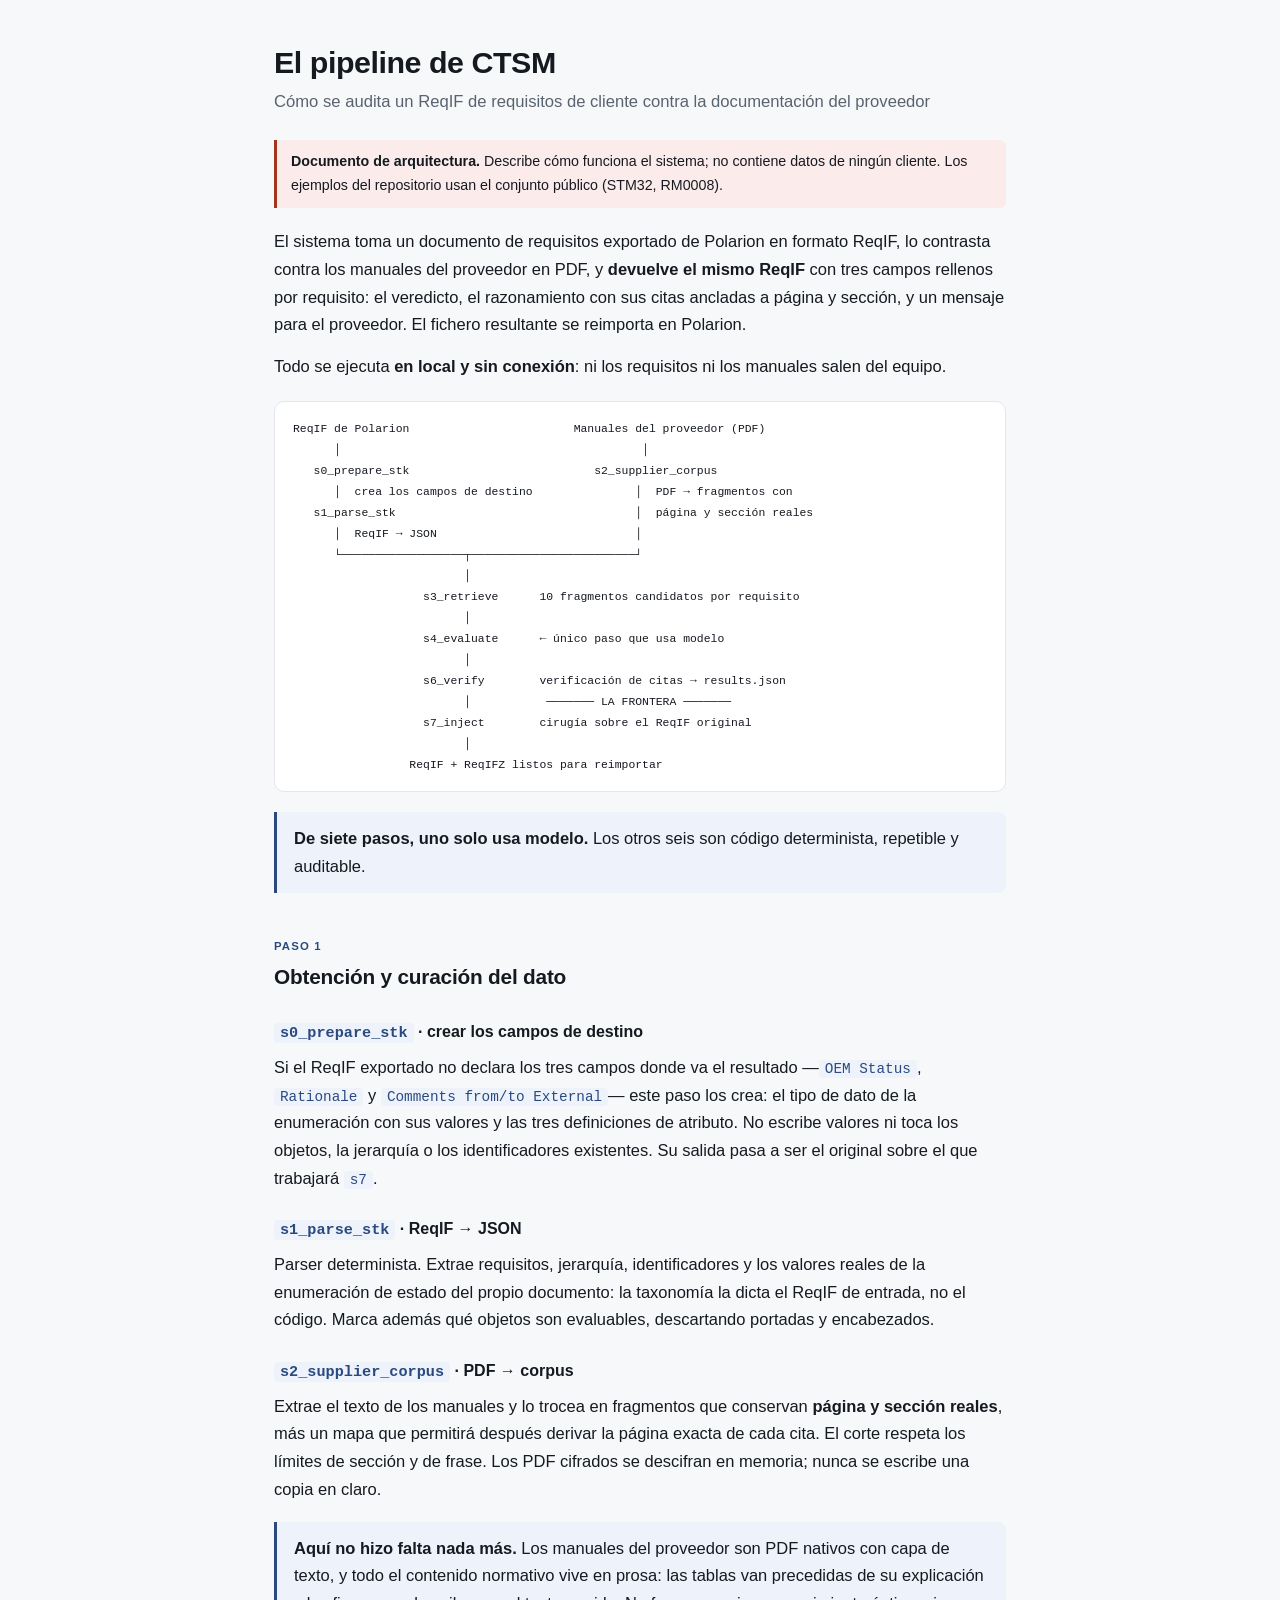
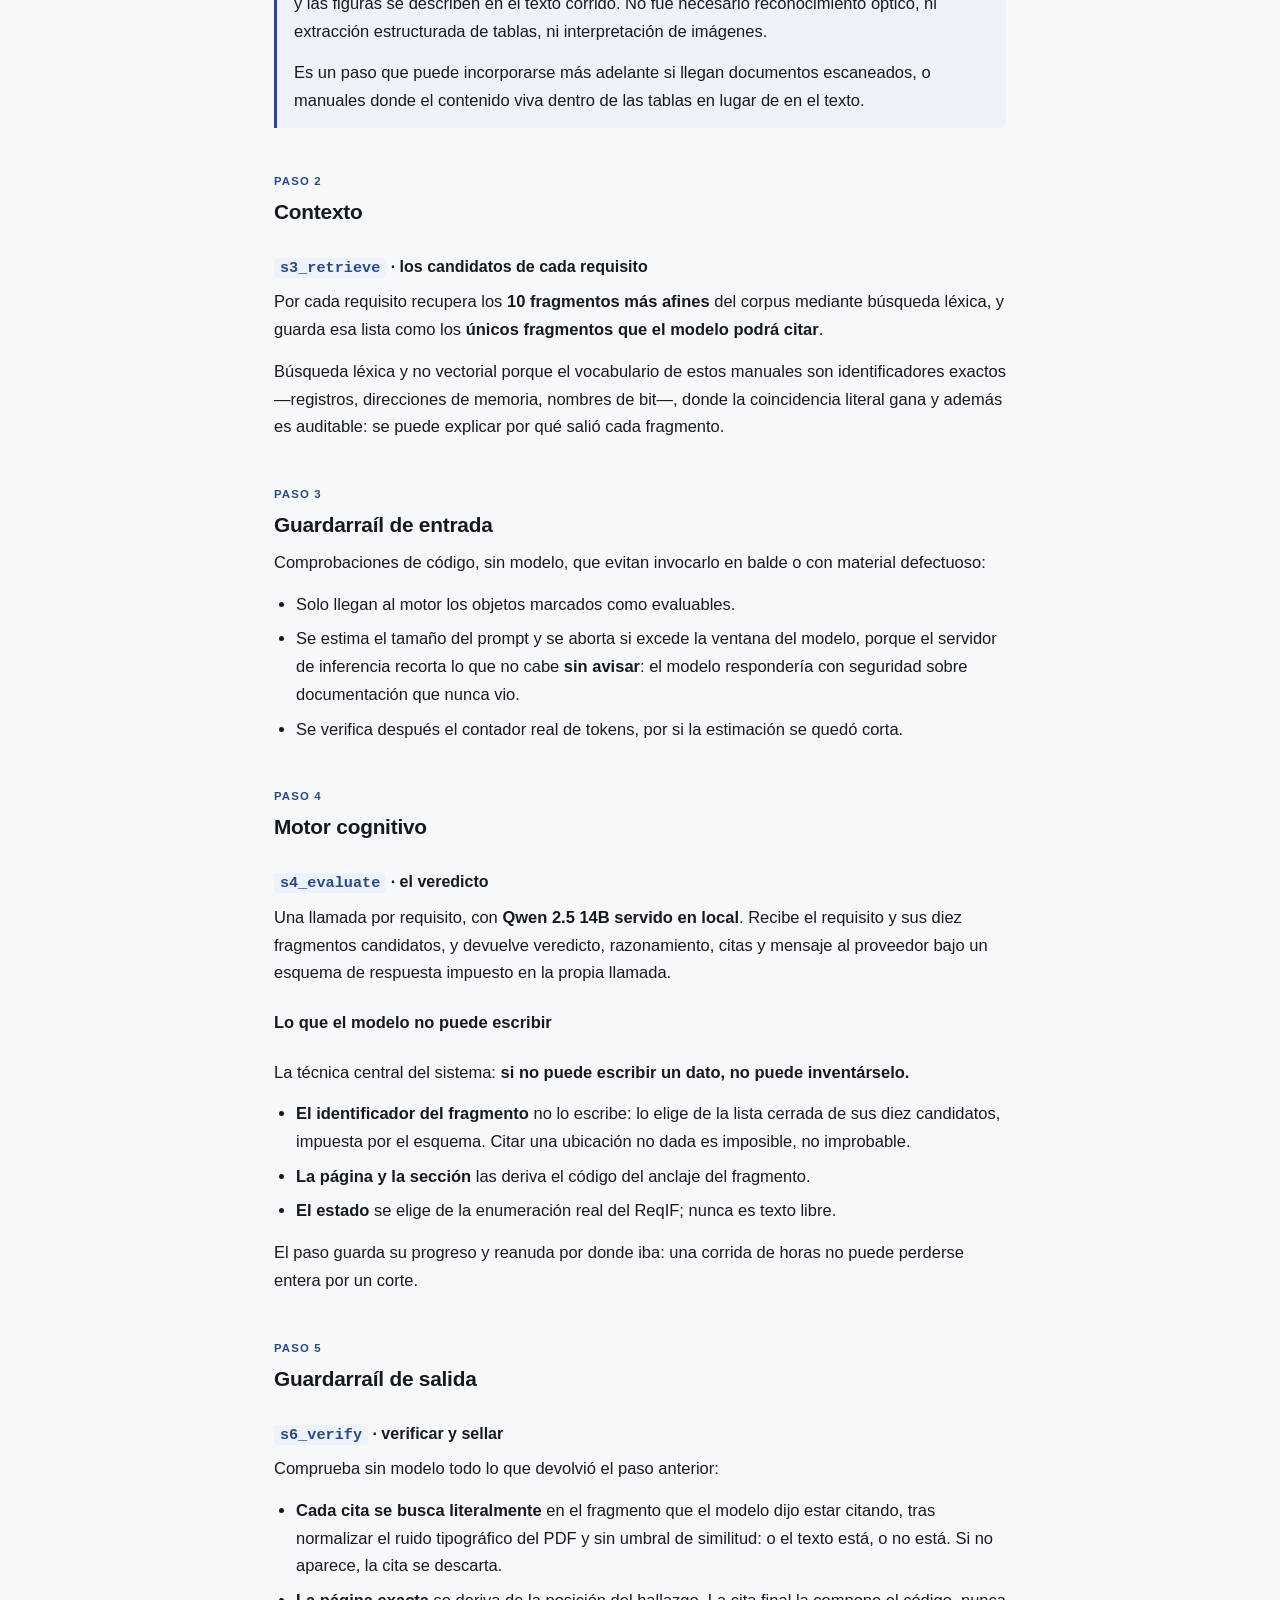
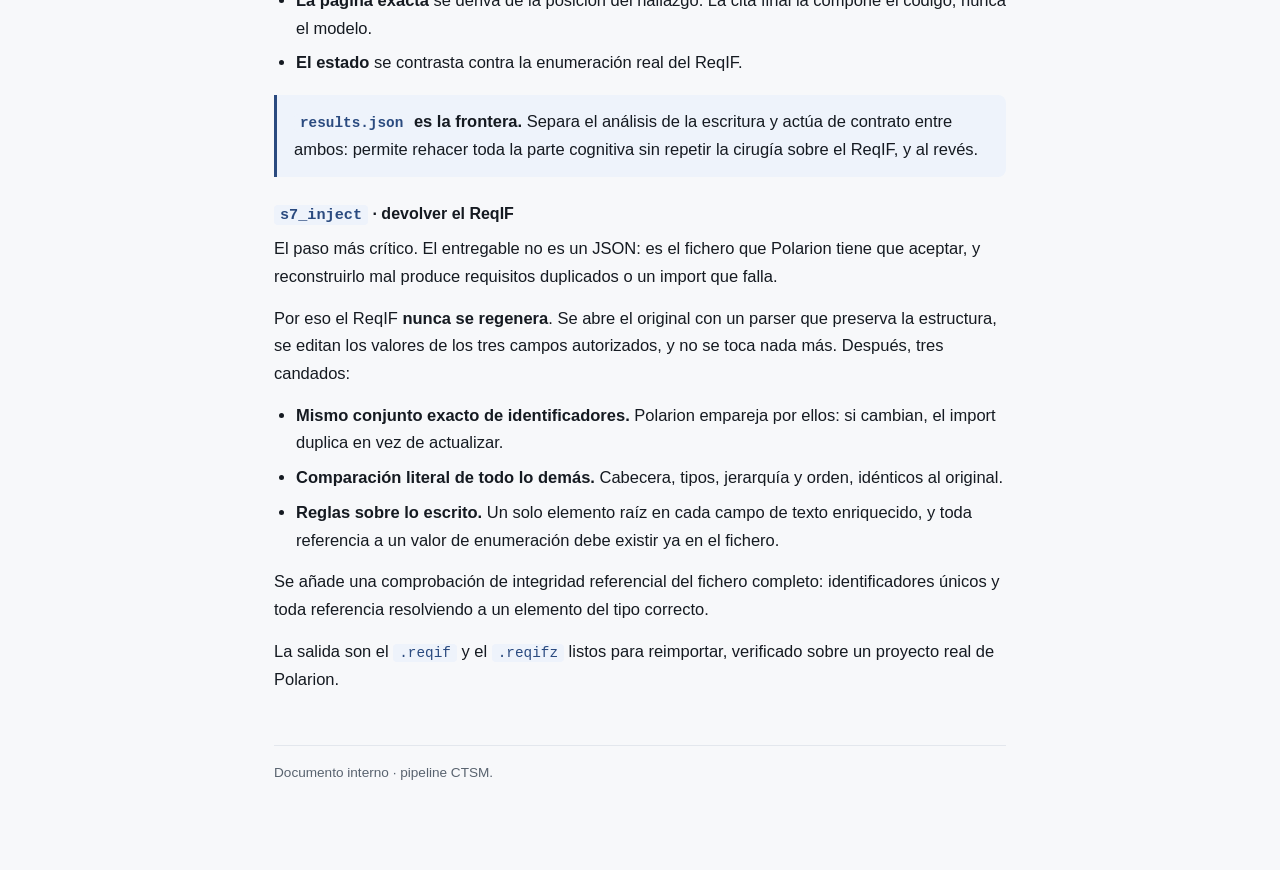
<file: docs/pipeline_arquitectura.html>
<!doctype html>
<html lang="es">
<head>
<meta charset="utf-8">
<meta name="viewport" content="width=device-width,initial-scale=1">
<title>CTSM · el pipeline</title>
<style>
:root{--bg:#f7f8fa;--panel:#fff;--tinta:#151a21;--suave:#59636f;--linea:#e3e7ed;
 --ok:#1c7a4a;--ok-bg:#e9f6ef;--mal:#a3341d;--mal-bg:#fbeceb;--acc:#2a4a7f;--acc-bg:#eef3fb}
@media (prefers-color-scheme:dark){:root:not([data-theme="light"]){
 --bg:#0f1216;--panel:#171c22;--tinta:#e9edf2;--suave:#98a3af;--linea:#272d36;
 --ok:#5fd39b;--ok-bg:#122a20;--mal:#f08c76;--mal-bg:#2a1714;--acc:#8fb0e6;--acc-bg:#161d2b}}
:root[data-theme="dark"]{--bg:#0f1216;--panel:#171c22;--tinta:#e9edf2;--suave:#98a3af;--linea:#272d36;
 --ok:#5fd39b;--ok-bg:#122a20;--mal:#f08c76;--mal-bg:#2a1714;--acc:#8fb0e6;--acc-bg:#161d2b}
*{box-sizing:border-box}
body{margin:0;background:var(--bg);color:var(--tinta);
 font:16.5px/1.68 -apple-system,BlinkMacSystemFont,"Segoe UI",Roboto,Helvetica,Arial,sans-serif}
.wrap{max-width:780px;margin:0 auto;padding:44px 24px 90px}
h1{font-size:1.9rem;line-height:1.2;margin:0 0 8px;letter-spacing:-.015em}
h2{font-size:1.3rem;margin:44px 0 6px;letter-spacing:-.01em}
h2 .num{display:block;font-size:.71rem;text-transform:uppercase;letter-spacing:.1em;
 color:var(--acc);font-weight:700;margin-bottom:4px}
h3{font-size:1rem;margin:24px 0 7px}
h3 code{font-size:.95em}
p{margin:0 0 14px}
ul{margin:0 0 14px;padding-left:22px}
li{margin-bottom:7px}
.lede{font-size:1.04rem;color:var(--suave);margin:0 0 24px}
.nda{background:var(--mal-bg);border-left:3px solid var(--mal);padding:10px 14px;
 border-radius:0 6px 6px 0;margin:20px 0;font-size:.89rem}
pre{background:var(--panel);border:1px solid var(--linea);border-radius:10px;padding:16px 18px;
 overflow-x:auto;font-family:ui-monospace,SFMono-Regular,Consolas,monospace;font-size:.82rem;
 line-height:1.6;margin:20px 0}
code{font-family:ui-monospace,SFMono-Regular,Consolas,monospace;font-size:.87em;
 background:var(--acc-bg);color:var(--acc);padding:1px 6px;border-radius:4px}
pre code{background:none;color:inherit;padding:0}
.clave{border-left:3px solid var(--acc);background:var(--acc-bg);padding:13px 17px;
 border-radius:0 8px 8px 0;margin:18px 0}
.clave p:last-child{margin-bottom:0}
footer{margin-top:52px;padding-top:16px;border-top:1px solid var(--linea);color:var(--suave);font-size:.85rem}
</style>
</head>
<body>
<div class="wrap">

<h1>El pipeline de CTSM</h1>
<p class="lede">Cómo se audita un ReqIF de requisitos de cliente contra la documentación del proveedor</p>

<div class="nda"><b>Documento de arquitectura.</b> Describe cómo funciona el sistema; no contiene
datos de ningún cliente. Los ejemplos del repositorio usan el conjunto público (STM32, RM0008).</div>

<p>El sistema toma un documento de requisitos exportado de Polarion en formato ReqIF, lo
contrasta contra los manuales del proveedor en PDF, y <b>devuelve el mismo ReqIF</b> con tres
campos rellenos por requisito: el veredicto, el razonamiento con sus citas ancladas a página y
sección, y un mensaje para el proveedor. El fichero resultante se reimporta en Polarion.</p>

<p>Todo se ejecuta <b>en local y sin conexión</b>: ni los requisitos ni los manuales salen del
equipo.</p>

<pre><code>ReqIF de Polarion                        Manuales del proveedor (PDF)
      │                                            │
   s0_prepare_stk                           s2_supplier_corpus
      │  crea los campos de destino               │  PDF → fragmentos con
   s1_parse_stk                                   │  página y sección reales
      │  ReqIF → JSON                             │
      └──────────────────┬────────────────────────┘
                         │
                   s3_retrieve      10 fragmentos candidatos por requisito
                         │
                   s4_evaluate      ← único paso que usa modelo
                         │
                   s6_verify        verificación de citas → results.json
                         │           ─────── LA FRONTERA ───────
                   s7_inject        cirugía sobre el ReqIF original
                         │
                 ReqIF + ReqIFZ listos para reimportar</code></pre>

<div class="clave">
<p><b>De siete pasos, uno solo usa modelo.</b> Los otros seis son código determinista, repetible
y auditable.</p>
</div>

<h2><span class="num">Paso 1</span>Obtención y curación del dato</h2>

<h3><code>s0_prepare_stk</code> · crear los campos de destino</h3>
<p>Si el ReqIF exportado no declara los tres campos donde va el resultado —<code>OEM Status</code>,
<code>Rationale</code> y <code>Comments from/to External</code>— este paso los crea: el tipo de
dato de la enumeración con sus valores y las tres definiciones de atributo. No escribe valores ni
toca los objetos, la jerarquía o los identificadores existentes. Su salida pasa a ser el original
sobre el que trabajará <code>s7</code>.</p>

<h3><code>s1_parse_stk</code> · ReqIF → JSON</h3>
<p>Parser determinista. Extrae requisitos, jerarquía, identificadores y los valores reales de la
enumeración de estado del propio documento: la taxonomía la dicta el ReqIF de entrada, no el
código. Marca además qué objetos son evaluables, descartando portadas y encabezados.</p>

<h3><code>s2_supplier_corpus</code> · PDF → corpus</h3>
<p>Extrae el texto de los manuales y lo trocea en fragmentos que conservan <b>página y sección
reales</b>, más un mapa que permitirá después derivar la página exacta de cada cita. El corte
respeta los límites de sección y de frase. Los PDF cifrados se descifran en memoria; nunca se
escribe una copia en claro.</p>

<div class="clave">
<p><b>Aquí no hizo falta nada más.</b> Los manuales del proveedor son PDF nativos con capa de
texto, y todo el contenido normativo vive en prosa: las tablas van precedidas de su explicación y
las figuras se describen en el texto corrido. No fue necesario reconocimiento óptico, ni
extracción estructurada de tablas, ni interpretación de imágenes.</p>
<p>Es un paso que puede incorporarse más adelante si llegan documentos escaneados, o manuales
donde el contenido viva dentro de las tablas en lugar de en el texto.</p>
</div>

<h2><span class="num">Paso 2</span>Contexto</h2>
<h3><code>s3_retrieve</code> · los candidatos de cada requisito</h3>
<p>Por cada requisito recupera los <b>10 fragmentos más afines</b> del corpus mediante búsqueda
léxica, y guarda esa lista como los <b>únicos fragmentos que el modelo podrá citar</b>.</p>
<p>Búsqueda léxica y no vectorial porque el vocabulario de estos manuales son identificadores
exactos —registros, direcciones de memoria, nombres de bit—, donde la coincidencia literal gana y
además es auditable: se puede explicar por qué salió cada fragmento.</p>

<h2><span class="num">Paso 3</span>Guardarraíl de entrada</h2>
<p>Comprobaciones de código, sin modelo, que evitan invocarlo en balde o con material defectuoso:</p>
<ul>
<li>Solo llegan al motor los objetos marcados como evaluables.</li>
<li>Se estima el tamaño del prompt y se aborta si excede la ventana del modelo, porque el
servidor de inferencia recorta lo que no cabe <b>sin avisar</b>: el modelo respondería con
seguridad sobre documentación que nunca vio.</li>
<li>Se verifica después el contador real de tokens, por si la estimación se quedó corta.</li>
</ul>

<h2><span class="num">Paso 4</span>Motor cognitivo</h2>
<h3><code>s4_evaluate</code> · el veredicto</h3>
<p>Una llamada por requisito, con <b>Qwen 2.5 14B servido en local</b>. Recibe el requisito y sus
diez fragmentos candidatos, y devuelve veredicto, razonamiento, citas y mensaje al proveedor bajo
un esquema de respuesta impuesto en la propia llamada.</p>

<h4>Lo que el modelo no puede escribir</h4>
<p>La técnica central del sistema: <b>si no puede escribir un dato, no puede inventárselo.</b></p>
<ul>
<li><b>El identificador del fragmento</b> no lo escribe: lo elige de la lista cerrada de sus diez
candidatos, impuesta por el esquema. Citar una ubicación no dada es imposible, no improbable.</li>
<li><b>La página y la sección</b> las deriva el código del anclaje del fragmento.</li>
<li><b>El estado</b> se elige de la enumeración real del ReqIF; nunca es texto libre.</li>
</ul>
<p>El paso guarda su progreso y reanuda por donde iba: una corrida de horas no puede perderse
entera por un corte.</p>

<h2><span class="num">Paso 5</span>Guardarraíl de salida</h2>

<h3><code>s6_verify</code> · verificar y sellar</h3>
<p>Comprueba sin modelo todo lo que devolvió el paso anterior:</p>
<ul>
<li><b>Cada cita se busca literalmente</b> en el fragmento que el modelo dijo estar citando, tras
normalizar el ruido tipográfico del PDF y sin umbral de similitud: o el texto está, o no está. Si
no aparece, la cita se descarta.</li>
<li><b>La página exacta</b> se deriva de la posición del hallazgo. La cita final la compone el
código, nunca el modelo.</li>
<li><b>El estado</b> se contrasta contra la enumeración real del ReqIF.</li>
</ul>
<div class="clave">
<p><b><code>results.json</code> es la frontera.</b> Separa el análisis de la escritura y actúa de
contrato entre ambos: permite rehacer toda la parte cognitiva sin repetir la cirugía sobre el
ReqIF, y al revés.</p>
</div>

<h3><code>s7_inject</code> · devolver el ReqIF</h3>
<p>El paso más crítico. El entregable no es un JSON: es el fichero que Polarion tiene que
aceptar, y reconstruirlo mal produce requisitos duplicados o un import que falla.</p>
<p>Por eso el ReqIF <b>nunca se regenera</b>. Se abre el original con un parser que preserva la
estructura, se editan los valores de los tres campos autorizados, y no se toca nada más.
Después, tres candados:</p>
<ul>
<li><b>Mismo conjunto exacto de identificadores.</b> Polarion empareja por ellos: si cambian, el
import duplica en vez de actualizar.</li>
<li><b>Comparación literal de todo lo demás.</b> Cabecera, tipos, jerarquía y orden, idénticos al
original.</li>
<li><b>Reglas sobre lo escrito.</b> Un solo elemento raíz en cada campo de texto enriquecido, y
toda referencia a un valor de enumeración debe existir ya en el fichero.</li>
</ul>
<p>Se añade una comprobación de integridad referencial del fichero completo: identificadores
únicos y toda referencia resolviendo a un elemento del tipo correcto.</p>
<p>La salida son el <code>.reqif</code> y el <code>.reqifz</code> listos para reimportar,
verificado sobre un proyecto real de Polarion.</p>

<footer>Documento interno · pipeline CTSM.</footer>

</div>
</body>
</html>
</file>
